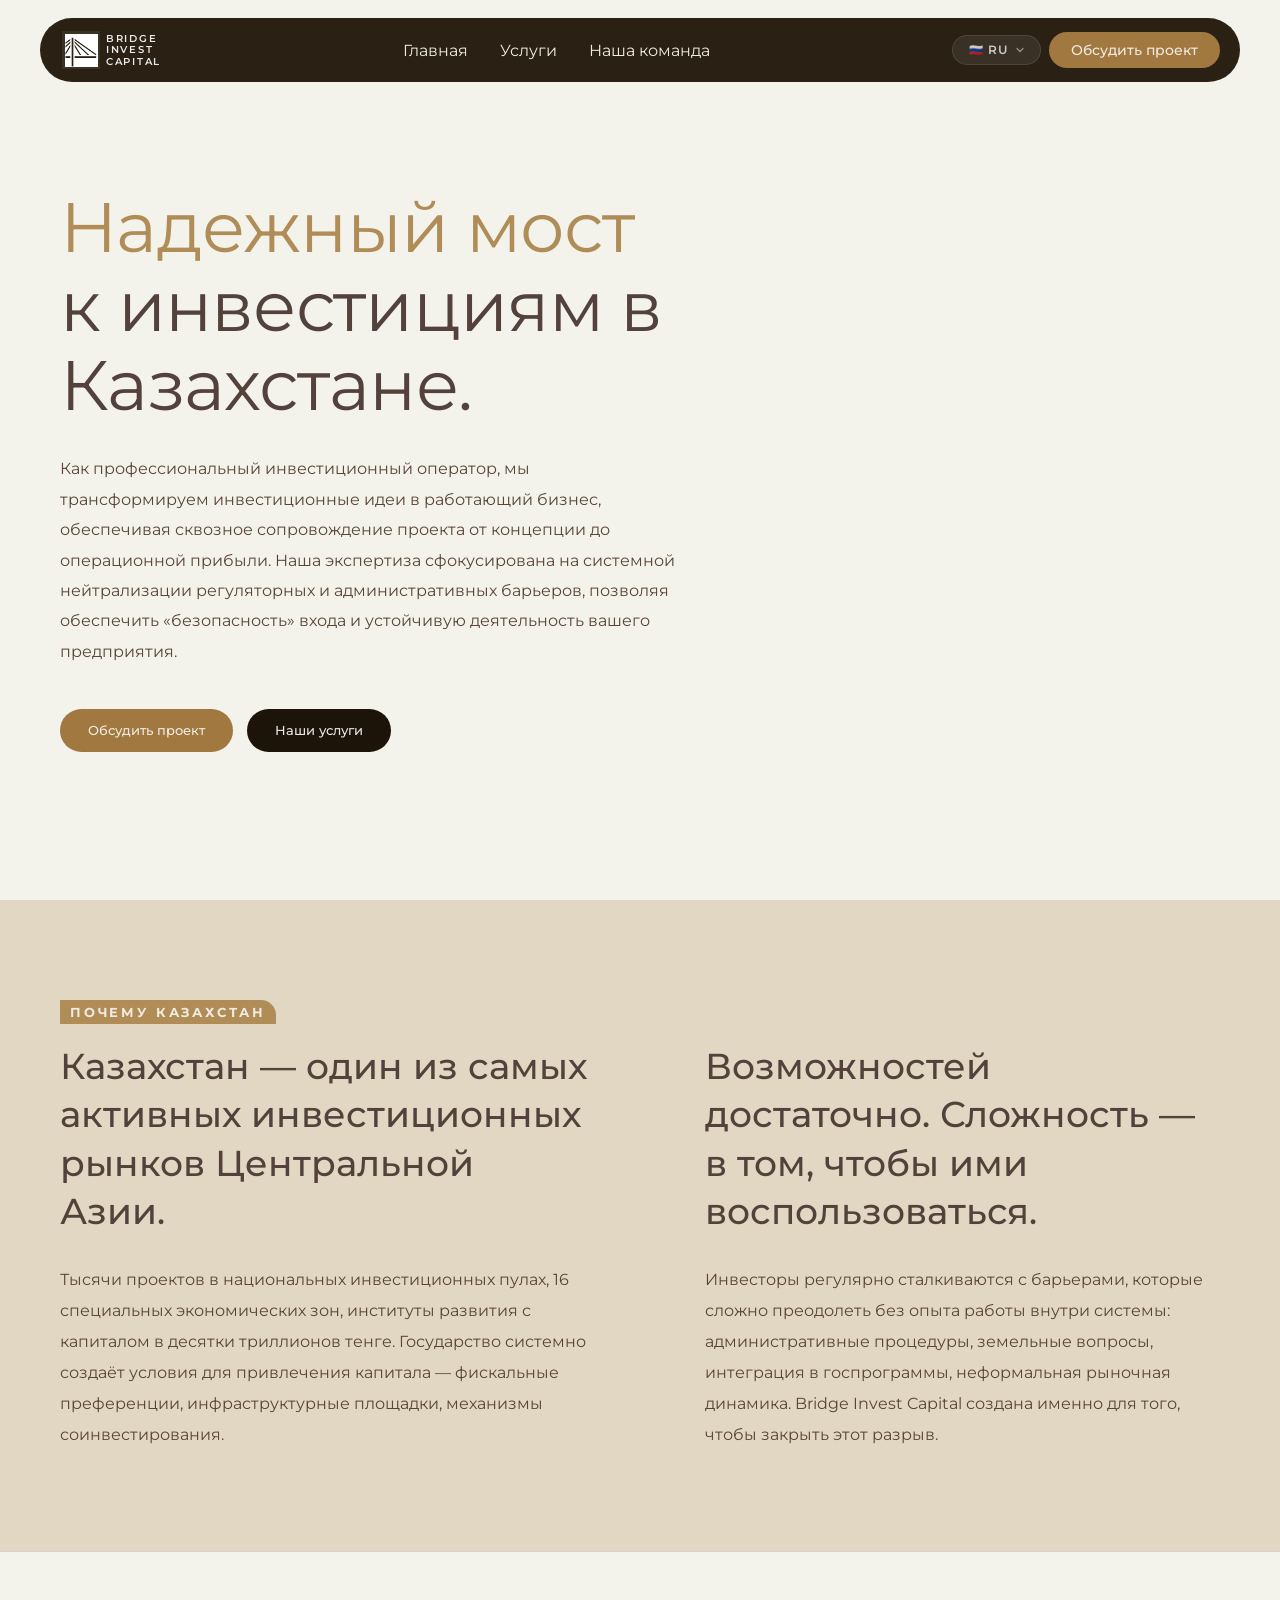
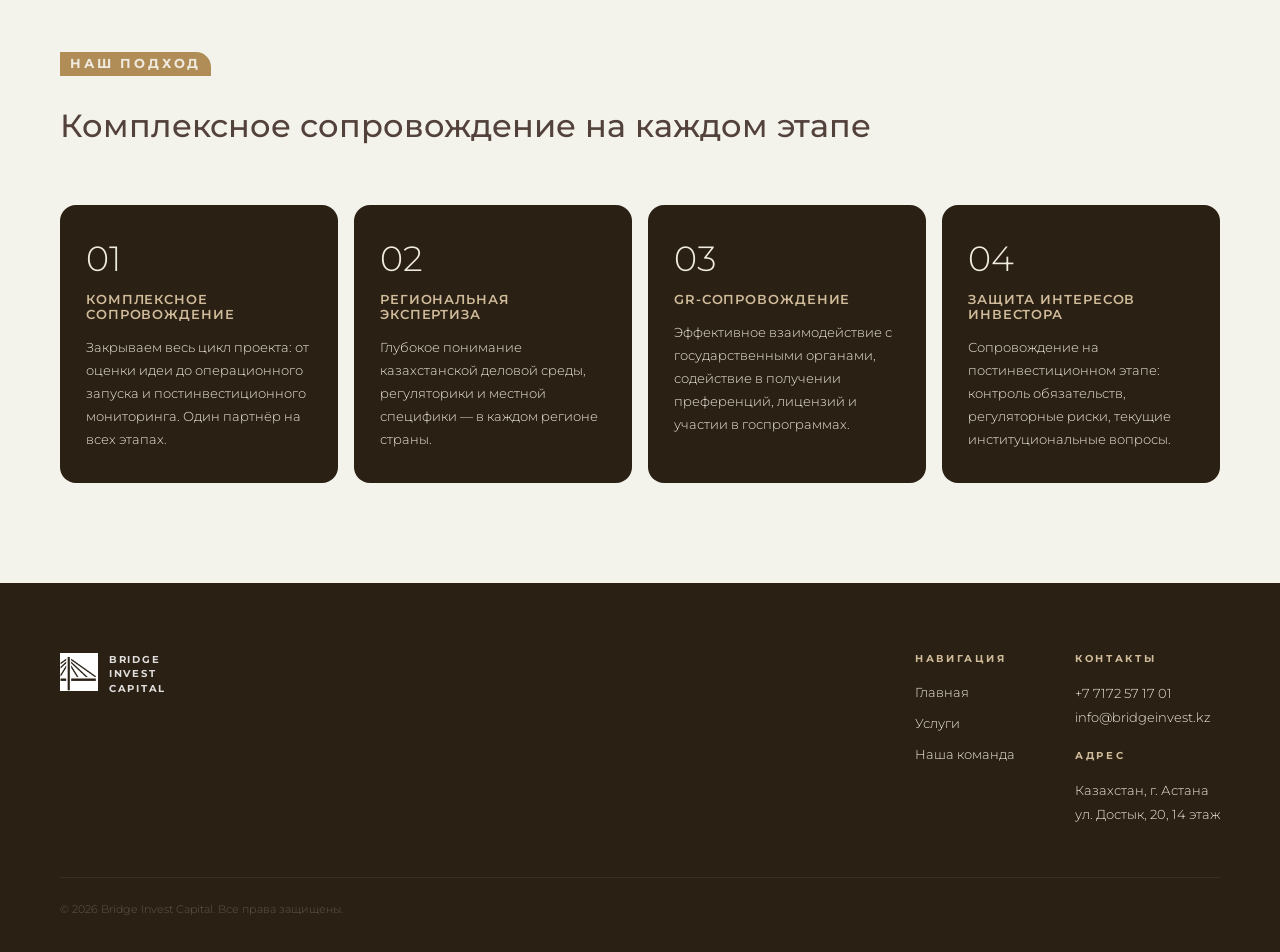
<file: index.html>
<!DOCTYPE html>
<html lang="ru">
<head>
<meta charset="UTF-8">
<meta name="google-site-verification" content="XXXX" />
<link rel="icon" href="/assets/favicon.ico">
<meta name="viewport" content="width=device-width, initial-scale=1.0">
<meta name="i18n-title" content="nav.home">
<title>Главная — Bridge Invest Capital</title>
<meta name="description" content="Bridge Invest Capital — инвестиционный оператор в Казахстане. Полное сопровождение проектов от идеи до запуска.">
<link rel="stylesheet" href="/style.css">
</head>
<body>
<!-- ══ NAV ══ -->
<nav>
  <a class="nav-logo-wrap" href="/">
    <div class="nav-logo-icon"><img src="assets/Logo.png" alt="BIC"></div>
    <div class="nav-logo-text"><span>Bridge</span><span>Invest</span><span>Capital</span></div>
  </a>
  <ul class="nav-links">
    <li><a id="nl-home"     href="/"    data-i18n="nav.home">Главная</a></li>
    <li><a id="nl-services" href="/services" data-i18n="nav.services">Услуги</a></li>
    <li><a id="nl-team"     href="/team"     data-i18n="nav.team">Наша команда</a></li>
  </ul>
  <div class="nav-right">
    <div class="lang-dropdown" id="langDropdown">
      <button class="lang-dropdown-btn" onclick="toggleLangDropdown()">
        <span id="langLabel">&#x1F1F7;&#x1F1FA; RU</span>
        <svg class="lang-arrow" viewBox="0 0 24 24" fill="none" stroke="currentColor" stroke-width="2.5" stroke-linecap="round"><polyline points="6 9 12 15 18 9"/></svg>
      </button>
      <div class="lang-dropdown-menu">
        <button class="lang-option" data-lang="ru" onclick="setLang('ru')"><span class="lang-flag">&#x1F1F7;&#x1F1FA;</span><span class="lang-name">Русский</span><span class="lang-code">RU</span></button>
        <button class="lang-option" data-lang="en" onclick="setLang('en')"><span class="lang-flag">&#x1F1EC;&#x1F1E7;</span><span class="lang-name">English</span><span class="lang-code">EN</span></button>
        <button class="lang-option" data-lang="kz" onclick="setLang('kz')"><span class="lang-flag">&#x1F1F0;&#x1F1FF;</span><span class="lang-name">Қазақша</span><span class="lang-code">ҚЗ</span></button>
        <button class="lang-option" data-lang="zh" onclick="setLang('zh')"><span class="lang-flag">&#x1F1E8;&#x1F1F3;</span><span class="lang-name">中文</span><span class="lang-code">ZH</span></button>
      </div>
    </div>
    <a class="nav-cta" href="/contacts" data-i18n="nav.cta">Обсудить проект</a>
    <button class="burger" onclick="toggleMenu()"><span></span><span></span><span></span></button>
  </div>
</nav>

<!-- ══ MOBILE MENU ══ -->
<div class="mobile-menu" id="mMenu">
  <a href="/"    onclick="toggleMenu()" data-i18n="nav.home">Главная</a>
  <a href="/services" onclick="toggleMenu()" data-i18n="nav.services">Услуги</a>
  <a href="/team"     onclick="toggleMenu()" data-i18n="nav.team">Наша команда</a>
  <!-- <a href="/contacts" onclick="toggleMenu()" data-i18n="nav.cta">Обсудить проект</a> -->
  <a href="/contacts" class="mob-cta" onclick="toggleMenu()" data-i18n="nav.cta">Обсудить проект</a>
  <div class="mob-lang">
    <button class="mob-lang-btn" data-lang="ru" onclick="setLang('ru');toggleMenu()">&#x1F1F7;&#x1F1FA; RU</button>
    <button class="mob-lang-btn" data-lang="en" onclick="setLang('en');toggleMenu()">&#x1F1EC;&#x1F1E7; EN</button>
    <button class="mob-lang-btn" data-lang="kz" onclick="setLang('kz');toggleMenu()">&#x1F1F0;&#x1F1FF; ҚЗ</button>
    <button class="mob-lang-btn" data-lang="zh" onclick="setLang('zh');toggleMenu()">&#x1F1E8;&#x1F1F3; 中文</button>
  </div>
</div>

<!-- ══ HERO ══ -->
<section class="hero">
  <div class="hero-inner">
    <div class="hero-content">
      <h1>
        <span class="gold" data-i18n="home.hero.title.gold">Надежный мост</span><br>
        <span data-i18n="home.hero.title.rest">к инвестициям в Казахстане.</span>
      </h1>
      <p class="hero-desc">        
        <span data-i18n="home.hero.desc"> — профессиональный инвестиционный оператор. Мы сопровождаем проект от первоначальной идеи до работающего бизнеса — преодолевая административные, регуляторные и институциональные барьеры на каждом этапе.</span>
      </p>
      <div class="hero-btns">
        <a class="btn-gold" href="/contacts" data-i18n="home.hero.btn.discuss">Обсудить проект</a>
        <a class="btn-dark" href="/services" data-i18n="home.hero.btn.services">Наши услуги</a>
      </div>
    </div>
  </div>
</section>

<!-- ══ WHY KAZAKHSTAN ══ -->
<section class="why-section">
  <div class="why-inner">
    <div class="section-label" data-i18n="home.why.label">Почему Казахстан</div>
    <div class="why-grids">
      <div class="reveal">
        <div class="why-h2" data-i18n="home.why.h2.1">Казахстан — один из самых активных инвестиционных рынков Центральной Азии.</div>
        <p class="why-text" data-i18n="home.why.text.1">Тысячи проектов в национальных инвестиционных пулах, 16 специальных экономических зон, институты развития с капиталом в десятки триллионов тенге. Государство системно создаёт условия для привлечения капитала — фискальные преференции, инфраструктурные площадки, механизмы соинвестирования.</p>
      </div>
      <div class="reveal">
        <div class="why-h2" data-i18n="home.why.h2.2">Возможности есть. Сложность — в том, чтобы ими воспользоваться.</div>
        <p class="why-text" data-i18n="home.why.text.2">Инвесторы регулярно сталкиваются с барьерами, которые сложно преодолеть без опыта работы внутри системы: административные процедуры, земельные вопросы, интеграция в госпрограммы, неформальная рыночная динамика. Bridge Invest Capital создана именно для того, чтобы закрыть этот разрыв.</p>
      </div>
    </div>
  </div>
</section>

<!-- ══ APPROACH ══ -->
<section class="approach-section">
  <div class="approach-inner">
    <div class="approach-header reveal">
      <div class="section-label" data-i18n="home.approach.label">Наш подход</div>
      <h2 data-i18n="home.approach.h2">Комплексное сопровождение на каждом этапе</h2>
    </div>
    <div class="cards-grid">
      <a class="service-card reveal" href="/services">
        <div class="card-num">01</div>
        <h4 data-i18n="home.card1.title">Комплексное сопровождение</h4>
        <p data-i18n="home.card1.text">Закрываем весь цикл проекта: от оценки идеи до операционного запуска и постинвестиционного мониторинга. Один партнёр на всех этапах.</p>
      </a>
      <a class="service-card reveal" href="/services">
        <div class="card-num">02</div>
        <h4 data-i18n="home.card2.title">Региональная экспертиза</h4>
        <p data-i18n="home.card2.text">Глубокое понимание казахстанской деловой среды, регуляторики и местной специфики — в каждом регионе страны.</p>
      </a>
      <a class="service-card reveal" href="/services">
        <div class="card-num">03</div>
        <h4 data-i18n="home.card3.title">GR-сопровождение</h4>
        <p data-i18n="home.card3.text">Эффективное взаимодействие с государственными органами, содействие в получении преференций, лицензий и участии в госпрограммах.</p>
      </a>
      <a class="service-card reveal" href="/services">
        <div class="card-num">04</div>
        <h4 data-i18n="home.card4.title">Защита интересов инвестора</h4>
        <p data-i18n="home.card4.text">Сопровождение на постинвестиционном этапе: контроль обязательств, регуляторные риски, текущие институциональные вопросы.</p>
      </a>
    </div>
  </div>
</section>

<!-- ══ FOOTER ══ -->
<footer>
  <div class="footer-inner">
    <div class="footer-top">
      <div>
        <a class="footer-logo-wrap" href="/">
          <div class="footer-logo-icon"><img src="assets/Logo.png" alt="BIC"></div>
          <div class="footer-logo-text"><span>Bridge</span><span>Invest</span><span>Capital</span></div>
        </a>
      </div>
      <div class="footer-right">
        <div class="footer-nav">
          <div class="footer-col-label" data-i18n="footer.nav.label">Навигация</div>
          <ul>
            <li><a href="/"    data-i18n="nav.home">Главная</a></li>
            <li><a href="/services" data-i18n="nav.services">Услуги</a></li>
            <li><a href="/team"     data-i18n="nav.team">Наша команда</a></li>
          </ul>
        </div>
        <div class="footer-contact">
          <div class="footer-col-label" data-i18n="footer.contacts.label">Контакты</div>
          <p>+7 7172 57 17 01<br><a href="mailto:info@bridgeinvest.kz">info@bridgeinvest.kz</a></p>
          <div class="footer-col-label addr-label" data-i18n="footer.address.label">Адрес</div>
          <p data-i18n="contacts.address.line1">Казахстан, г. Астана<br></p>
          <p data-i18n="contacts.address.line2">ул. Достык, 20, 14 этаж</p>
        </div>
      </div>
    </div>
    <div class="footer-bottom">
      <p data-i18n="footer.copyright">© 2026 Bridge Invest Capital. Все права защищены.</p>
    </div>
  </div>
</footer>
<script src="/i18n.js"></script>
<script src="/main.js"></script>
</body>
</html>
</file>
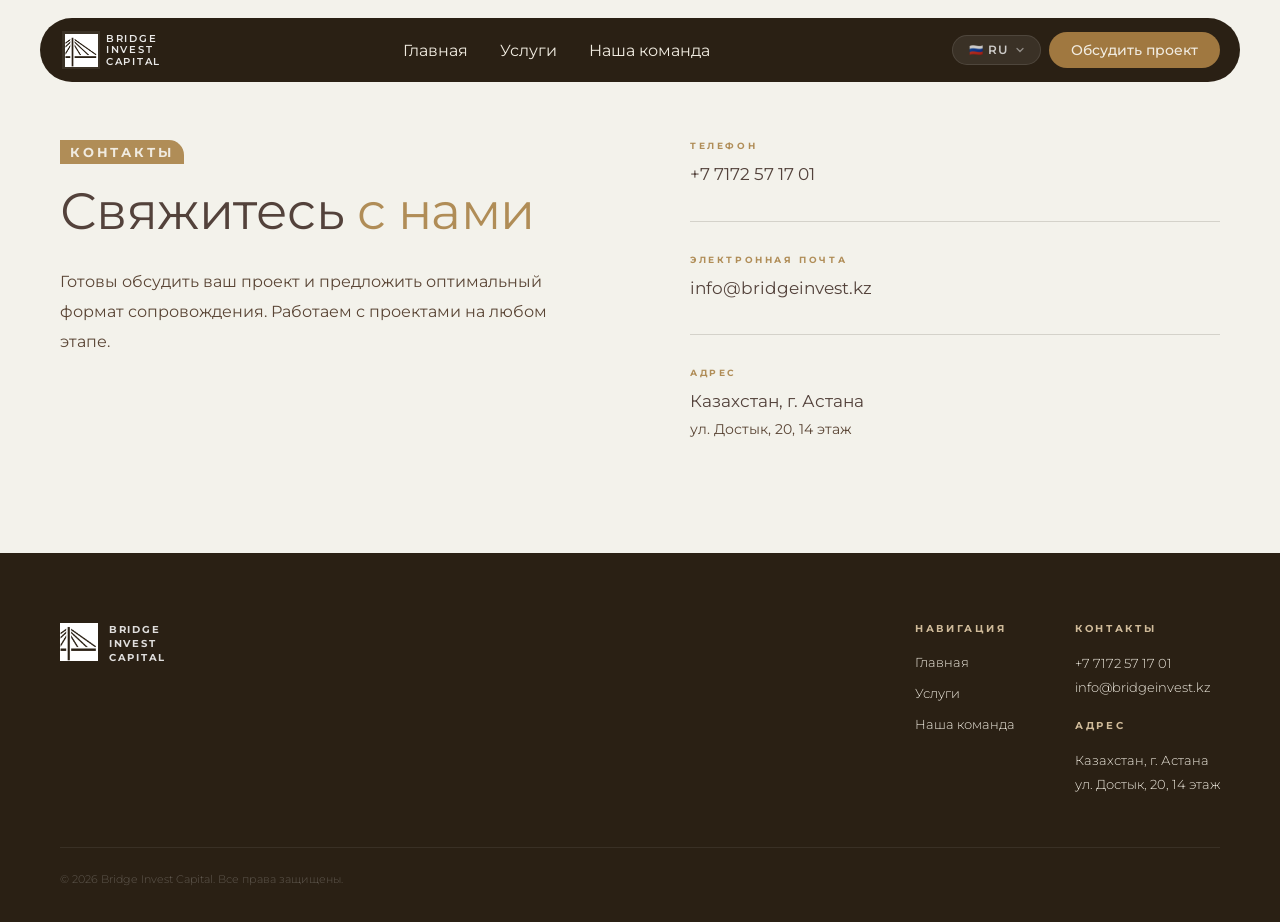
<file: contacts/index.html>
<!DOCTYPE html>
<html lang="ru">
<head>
<meta charset="UTF-8">
<link rel="icon" href="/assets/favicon.ico">
<meta name="viewport" content="width=device-width, initial-scale=1.0">
<meta name="i18n-title" content="contacts.label">
<title>Контакты — Bridge Invest Capital</title>
<link rel="stylesheet" href="/style.css">
<style>

.contacts-page {
  background: var(--bg);
  min-height: 100vh;
  display: flex;
  flex-direction: column;
}

.contacts-main {
  flex: 1;
  display: flex;
  align-items: center;
  padding: 140px var(--pad-x) 80px;
}

.contacts-inner-wrap {
  max-width: var(--max-w);
  margin: 0 auto;
  width: 100%;
  display: grid;
  grid-template-columns: 1fr 1fr;
  gap: 100px;
  align-items: start;
}

/* ── Left: headline ── */
.contacts-left-col {
  opacity: 0;
  animation: fadeUp .7s .1s ease forwards;
}

.contacts-overline {
  font-size: 0.65rem; font-weight: 700;
  letter-spacing: 0.3em; text-transform: uppercase;
  color: var(--gold); margin-bottom: 24px;
  display: flex; align-items: center; gap: 14px;
}
.contacts-overline::before {
  content: ''; display: block;
  width: 32px; height: 1px; background: var(--gold);
}

.contacts-title {
  font-size: clamp(2.4rem, 4vw, 3.8rem);
  font-weight: 400; line-height: 1.12;
  color: var(--text-dark); letter-spacing: -0.01em;
  margin-bottom: 28px;
}
.contacts-title .gold { color: var(--gold); }

.contacts-desc {
  font-size: 1rem; font-weight: 400; line-height: 1.85;
  color: var(--text-mid); max-width: 600px;
}

/* ── Right: contact blocks ── */
.contacts-right-col {
  display: flex; flex-direction: column; gap: 0;
  opacity: 0;
  animation: fadeUp .7s .25s ease forwards;
}

.contact-block {
  padding: 32px 0;
  border-bottom: 1px solid var(--border-light);
}
.contact-block:first-child { padding-top: 0; }
.contact-block:last-child  { border-bottom: none; }

.contact-block-label {
  font-size: 0.58rem; font-weight: 700;
  letter-spacing: 0.28em; text-transform: uppercase;
  color: var(--gold); margin-bottom: 10px;
}

.contact-block-value {
  font-size: 1.05rem; font-weight: 400;
  line-height: 1.65; color: var(--text-dark);
}
.contact-block-value a {
  color: inherit; text-decoration: none; transition: color .2s;
}
.contact-block-value a:hover { color: var(--gold); }

.contact-block-sub {
  display: block; margin-top: 2px;
  font-size: 0.85rem; color: var(--text-mid);
}

/* ── LinkedIn footnote ── */
.contacts-linkedin-row {
  margin-top: 40px; padding-top: 32px;  
  display: flex; align-items: center; gap: 14px;
  opacity: 0;
  animation: fadeUp .7s .4s ease forwards;
}
.contacts-linkedin-label {
  font-size: 0.7rem; font-weight: 300;
  color: var(--text-mid); letter-spacing: 0.05em;
}
.contacts-linkedin-link {
  display: inline-flex; align-items: center; gap: 7px;
  font-size: 0.78rem; font-weight: 500;
  color: var(--text-dark); text-decoration: none;
  border-bottom: 1px solid var(--border-light);
  padding-bottom: 1px;
  transition: color .2s, border-color .2s;
}
.contacts-linkedin-link:hover { color: var(--gold); border-color: var(--gold); }
.contacts-linkedin-link svg { width: 13px; height: 13px; fill: currentColor; flex-shrink: 0; }

@keyframes fadeUp {
  from { opacity: 0; transform: translateY(18px); }
  to   { opacity: 1; transform: none; }
}

@media (max-width: 900px) {
  .contacts-inner-wrap { grid-template-columns: 1fr; gap: 56px; }
  .contacts-main { padding-top: 120px; }
}
@media (max-width: 768px) {
  .contacts-main { padding: 110px 20px 60px; }
}

</style>
</head>
<body>

<!-- ══ NAV ══ -->
<nav>
  <a class="nav-logo-wrap" href="/">
    <div class="nav-logo-icon"><img src="/assets/Logo.png" alt="BIC"></div>
    <div class="nav-logo-text"><span>Bridge</span><span>Invest</span><span>Capital</span></div>
  </a>
  <ul class="nav-links">
    <li><a id="nl-home"     href="/"    data-i18n="nav.home">Главная</a></li>
    <li><a id="nl-services" href="/services" data-i18n="nav.services">Услуги</a></li>
    <li><a id="nl-team"     href="/team"     data-i18n="nav.team">Наша команда</a></li>
  </ul>
  <div class="nav-right">
    <div class="lang-dropdown" id="langDropdown">
      <button class="lang-dropdown-btn" onclick="toggleLangDropdown()">
        <span id="langLabel">&#x1F1F7;&#x1F1FA; RU</span>
        <svg class="lang-arrow" viewBox="0 0 24 24" fill="none" stroke="currentColor" stroke-width="2.5" stroke-linecap="round"><polyline points="6 9 12 15 18 9"/></svg>
      </button>
      <div class="lang-dropdown-menu">
        <button class="lang-option" data-lang="ru" onclick="setLang('ru')"><span class="lang-flag">&#x1F1F7;&#x1F1FA;</span><span class="lang-name">Русский</span><span class="lang-code">RU</span></button>
        <button class="lang-option" data-lang="en" onclick="setLang('en')"><span class="lang-flag">&#x1F1EC;&#x1F1E7;</span><span class="lang-name">English</span><span class="lang-code">EN</span></button>
        <button class="lang-option" data-lang="kz" onclick="setLang('kz')"><span class="lang-flag">&#x1F1F0;&#x1F1FF;</span><span class="lang-name">Қазақша</span><span class="lang-code">ҚЗ</span></button>
        <button class="lang-option" data-lang="zh" onclick="setLang('zh')"><span class="lang-flag">&#x1F1E8;&#x1F1F3;</span><span class="lang-name">中文</span><span class="lang-code">ZH</span></button>
      </div>
    </div>
    <a class="nav-cta" href="/contacts" data-i18n="nav.cta">Обсудить проект</a>
    <button class="burger" onclick="toggleMenu()"><span></span><span></span><span></span></button>
  </div>
</nav>

<!-- ══ MOBILE MENU ══ -->
<div class="mobile-menu" id="mMenu">
  <a href="/"    onclick="toggleMenu()" data-i18n="nav.home">Главная</a>
  <a href="/services" onclick="toggleMenu()" data-i18n="nav.services">Услуги</a>
  <a href="/team"     onclick="toggleMenu()" data-i18n="nav.team">Наша команда</a>
  <!-- <a href="/contacts" onclick="toggleMenu()" data-i18n="nav.cta">Обсудить проект</a> -->
  <a href="/contacts" class="mob-cta" onclick="toggleMenu()" data-i18n="nav.cta">Обсудить проект</a>
  <div class="mob-lang">
    <button class="mob-lang-btn" data-lang="ru" onclick="setLang('ru');toggleMenu()">&#x1F1F7;&#x1F1FA; RU</button>
    <button class="mob-lang-btn" data-lang="en" onclick="setLang('en');toggleMenu()">&#x1F1EC;&#x1F1E7; EN</button>
    <button class="mob-lang-btn" data-lang="kz" onclick="setLang('kz');toggleMenu()">&#x1F1F0;&#x1F1FF; ҚЗ</button>
    <button class="mob-lang-btn" data-lang="zh" onclick="setLang('zh');toggleMenu()">&#x1F1E8;&#x1F1F3; 中文</button>
  </div>
</div>

<!-- ══ PAGE ══ -->
<div class="contacts-page">

  <main class="contacts-main">
    <div class="contacts-inner-wrap">

      <!-- LEFT: headline + description -->
      <div class="contacts-left-col">
        <div class="section-label" data-i18n="contacts.label">Контакты</div>
        <h1 class="contacts-title">
          <span data-i18n="contacts.h1.gold">Свяжитесь</span>
          <span class="gold" data-i18n="contacts.h1.rest"> с нами</span>
        </h1>
        <p class="contacts-desc" data-i18n="contacts.subtitle">
          Готовы обсудить ваш проект и предложить оптимальный формат сопровождения. Работаем с проектами на любом этапе.
        </p>
      </div>

      <!-- RIGHT: contact details -->
      <div class="contacts-right-col">

        <div class="contact-block">
          <div class="contact-block-label" data-i18n="contacts.phone.label">Телефон</div>
          <div class="contact-block-value">
            <a href="tel:+77172571701">+7 7172 57 17 01</a>
          </div>
        </div>

        <div class="contact-block">
          <div class="contact-block-label" data-i18n="contacts.email.label">Электронная почта</div>
          <div class="contact-block-value">
            <a href="mailto:info@bridgeinvest.kz">info@bridgeinvest.kz</a>
          </div>
        </div>

        <div class="contact-block">
          <div class="contact-block-label" data-i18n="contacts.address.label">Адрес</div>
          <div class="contact-block-value">
            <span data-i18n="contacts.address.line1">Казахстан, г. Астана</span>
            <span class="contact-block-sub" data-i18n="contacts.address.line2">ул. Достык, 20, 14 этаж</span>
          </div>
        </div>

        <!-- <div class="contacts-linkedin-row">
          <span class="contacts-linkedin-label" data-i18n="contacts.linkedin.label">LinkedIn</span>
          <a class="contacts-linkedin-link"
             href="https://www.linkedin.com/company/bridge-invest-capital/"
             target="_blank" rel="noopener">
            <svg viewBox="0 0 24 24" xmlns="http://www.w3.org/2000/svg"><path d="M20.447 20.452h-3.554v-5.569c0-1.328-.027-3.037-1.852-3.037-1.853 0-2.136 1.445-2.136 2.939v5.667H9.351V9h3.414v1.561h.046c.477-.9 1.637-1.85 3.37-1.85 3.601 0 4.267 2.37 4.267 5.455v6.286zM5.337 7.433a2.062 2.062 0 01-2.063-2.065 2.064 2.064 0 112.063 2.065zm1.782 13.019H3.555V9h3.564v11.452zM22.225 0H1.771C.792 0 0 .774 0 1.729v20.542C0 23.227.792 24 1.771 24h20.451C23.2 24 24 23.227 24 22.271V1.729C24 .774 23.2 0 22.222 0h.003z"/></svg>
            Bridge Invest Capital
          </a>
        </div> -->

      </div>
    </div>
  </main>

  <!-- ══ FOOTER ══ -->
  <footer>
    <div class="footer-inner">
      <div class="footer-top">
        <div>
          <a class="footer-logo-wrap" href="/">
            <div class="footer-logo-icon"><img src="/assets/Logo.png" alt="BIC"></div>
            <div class="footer-logo-text"><span>Bridge</span><span>Invest</span><span>Capital</span></div>
          </a>
        </div>
        <div class="footer-right">
          <div class="footer-nav">
            <div class="footer-col-label" data-i18n="footer.nav.label">Навигация</div>
            <ul>
              <li><a href="/"    data-i18n="nav.home">Главная</a></li>
              <li><a href="/services" data-i18n="nav.services">Услуги</a></li>
              <li><a href="/team"     data-i18n="nav.team">Наша команда</a></li>
            </ul>
          </div>
          <div class="footer-contact">
            <div class="footer-col-label" data-i18n="footer.contacts.label">Контакты</div>
            <p>+7 7172 57 17 01<br><a href="mailto:info@bridgeinvest.kz">info@bridgeinvest.kz</a></p>
            <div class="footer-col-label addr-label" data-i18n="footer.address.label">Адрес</div>
            <p data-i18n="contacts.address.line1">Казахстан, г. Астана<br></p>
            <p data-i18n="contacts.address.line2">ул. Достык, 20, 14 этаж</p>
          </div>
        </div>
      </div>
      <div class="footer-bottom">
        <p data-i18n="footer.copyright">© 2026 Bridge Invest Capital. Все права защищены.</p>
      </div>
    </div>
  </footer>

</div>

<script src="/i18n.js"></script>
<script src="/main.js"></script>
</body>
</html>
</file>
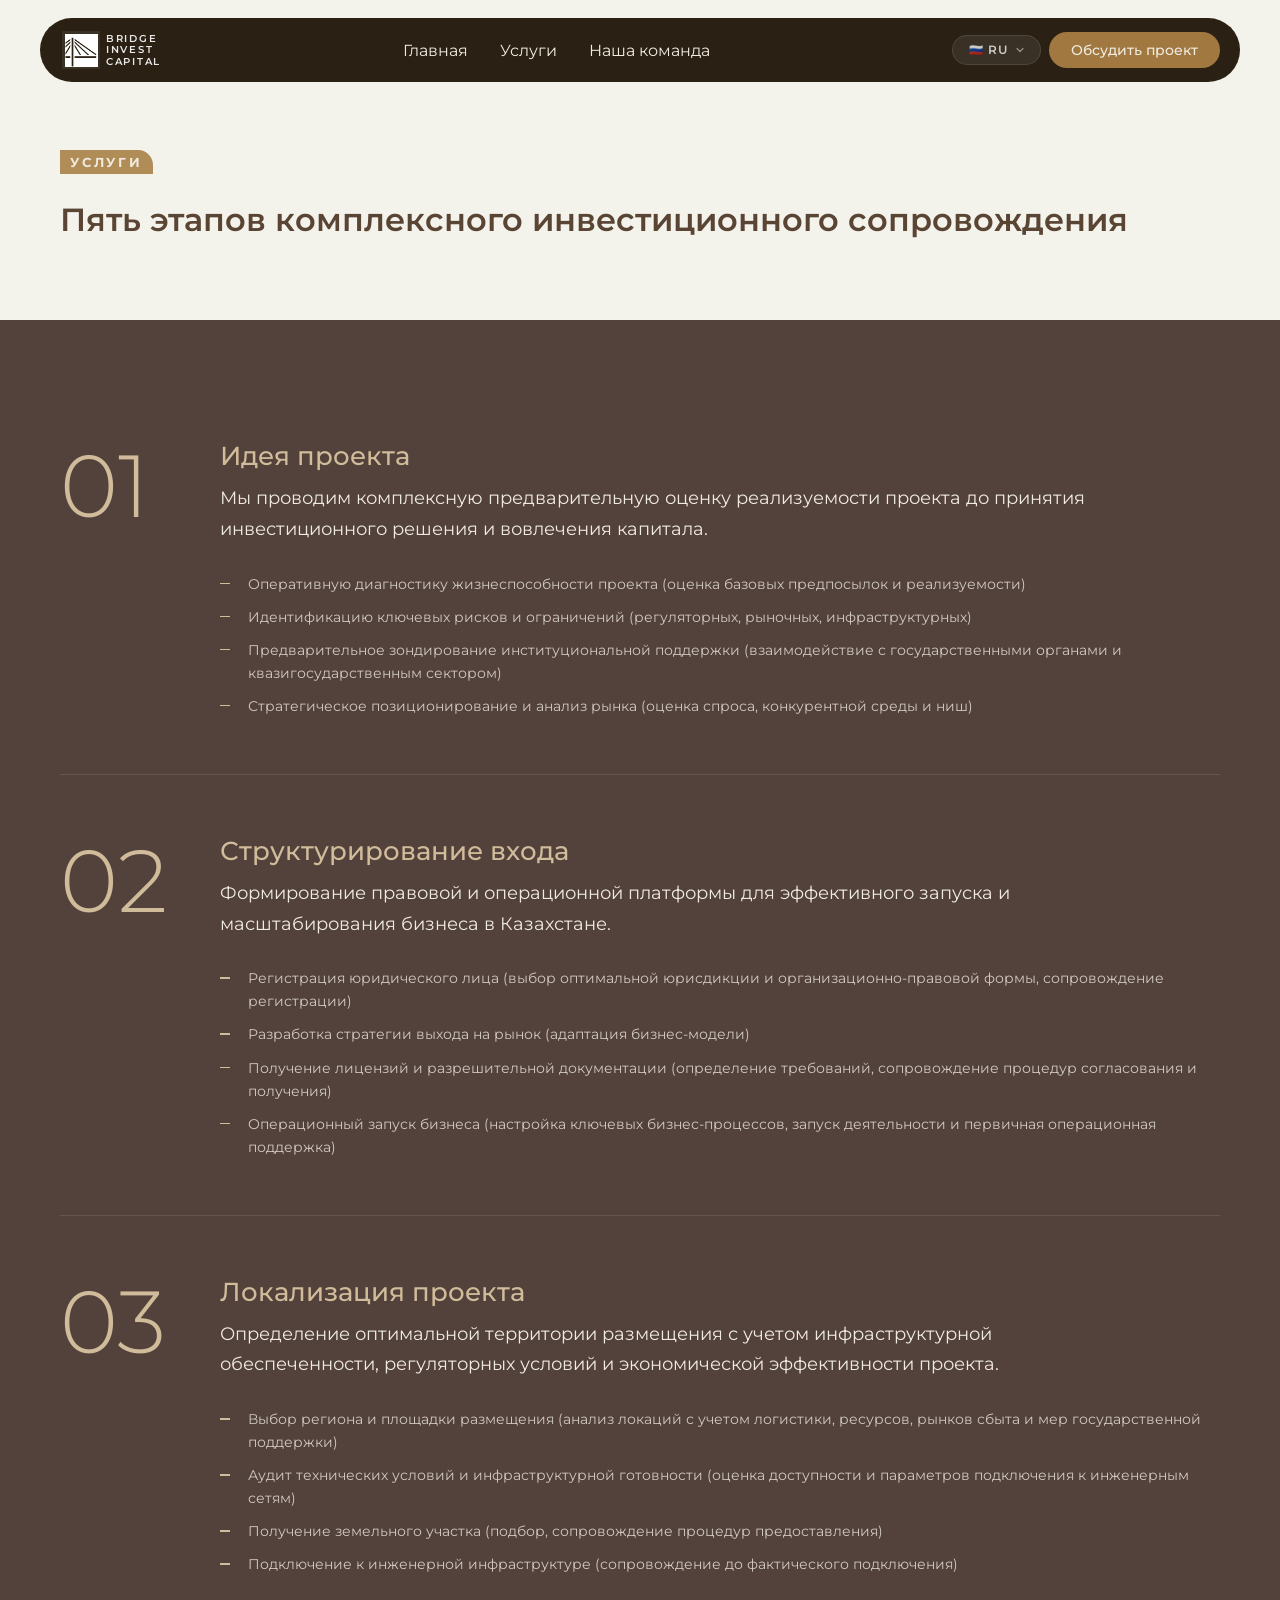
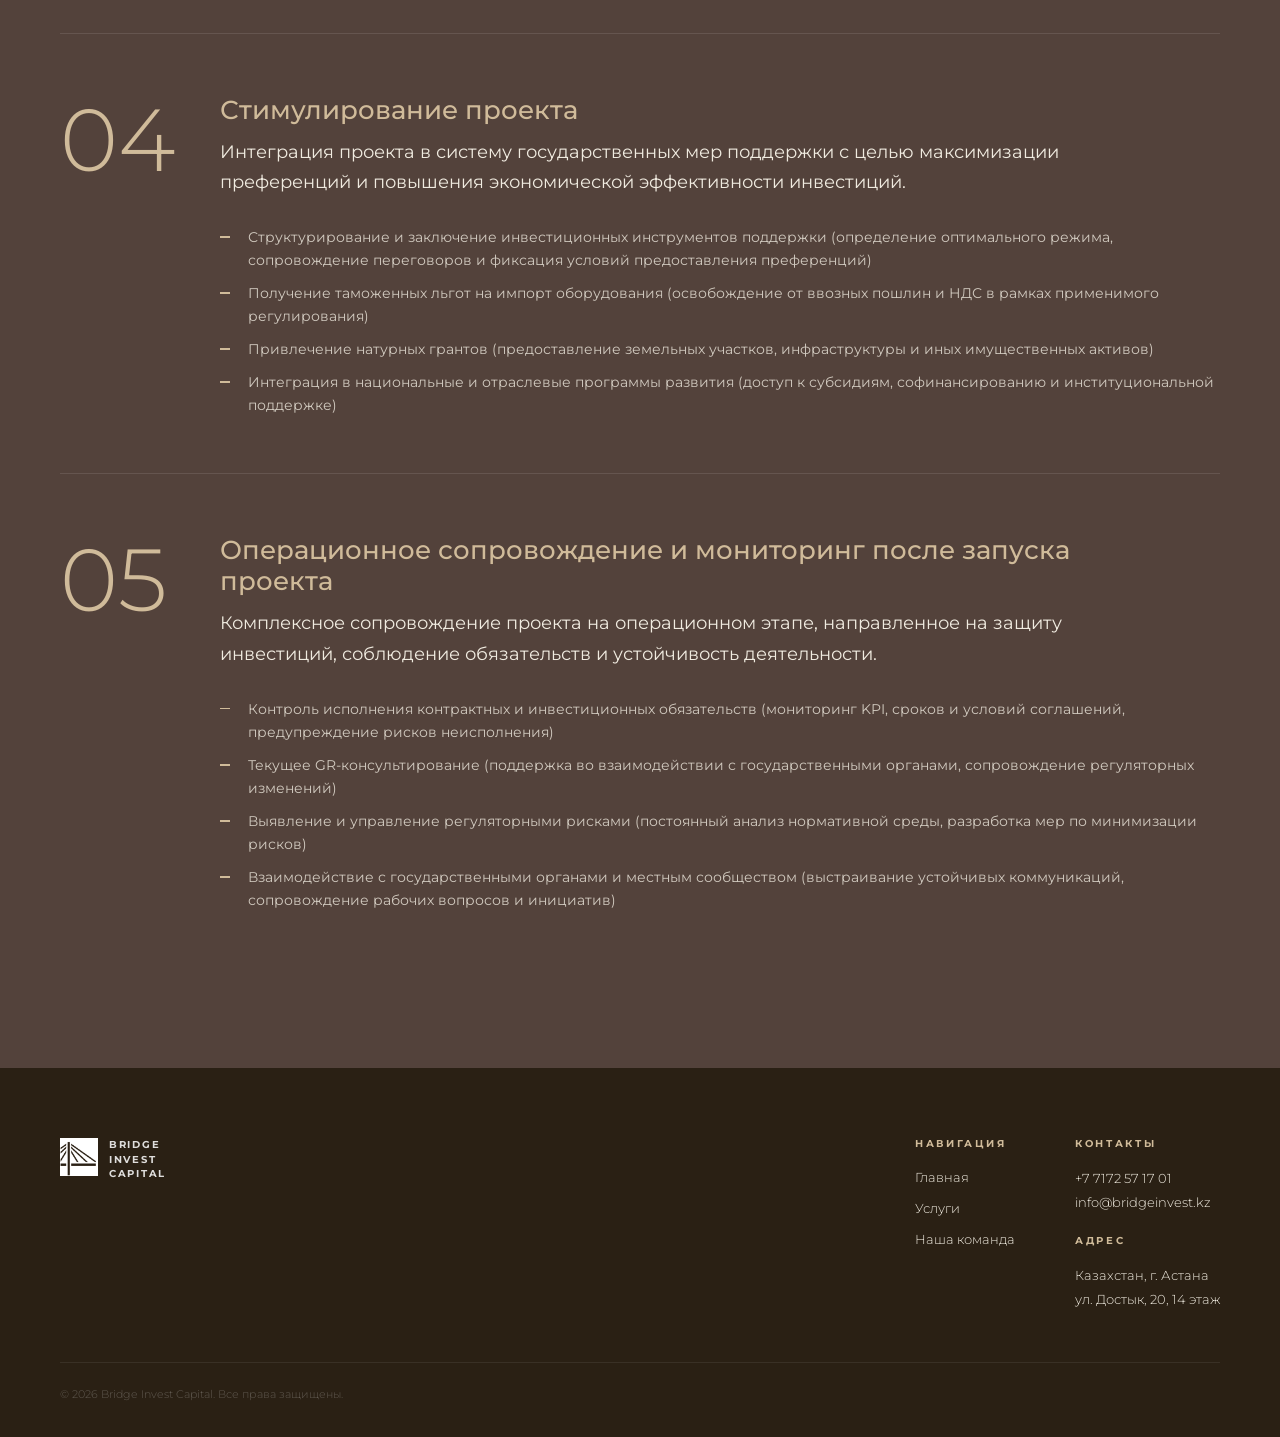
<file: services/index.html>
<!DOCTYPE html>
<html lang="ru">
<head>
<meta charset="UTF-8">
<link rel="icon" href="/assets/favicon.ico">
<meta name="viewport" content="width=device-width, initial-scale=1.0">
<meta name="i18n-title" content="nav.services">
<title>Услуги — Bridge Invest Capital</title>
<link rel="stylesheet" href="/style.css">
</head>
<body>
<!-- ══ NAV ══ -->
<nav>
  <a class="nav-logo-wrap" href="/">
    <div class="nav-logo-icon"><img src="/assets/Logo.png" alt="BIC"></div>
    <div class="nav-logo-text"><span>Bridge</span><span>Invest</span><span>Capital</span></div>
  </a>
  <ul class="nav-links">
    <li><a id="nl-home"     href="/"    data-i18n="nav.home">Главная</a></li>
    <li><a id="nl-services" href="/services" data-i18n="nav.services">Услуги</a></li>
    <li><a id="nl-team"     href="/team"     data-i18n="nav.team">Наша команда</a></li>
  </ul>
  <div class="nav-right">
    <div class="lang-dropdown" id="langDropdown">
      <button class="lang-dropdown-btn" onclick="toggleLangDropdown()">
        <span id="langLabel">&#x1F1F7;&#x1F1FA; RU</span>
        <svg class="lang-arrow" viewBox="0 0 24 24" fill="none" stroke="currentColor" stroke-width="2.5" stroke-linecap="round"><polyline points="6 9 12 15 18 9"/></svg>
      </button>
      <div class="lang-dropdown-menu">
        <button class="lang-option" data-lang="ru" onclick="setLang('ru')"><span class="lang-flag">&#x1F1F7;&#x1F1FA;</span><span class="lang-name">Русский</span><span class="lang-code">RU</span></button>
        <button class="lang-option" data-lang="en" onclick="setLang('en')"><span class="lang-flag">&#x1F1EC;&#x1F1E7;</span><span class="lang-name">English</span><span class="lang-code">EN</span></button>
        <button class="lang-option" data-lang="kz" onclick="setLang('kz')"><span class="lang-flag">&#x1F1F0;&#x1F1FF;</span><span class="lang-name">Қазақша</span><span class="lang-code">ҚЗ</span></button>
        <button class="lang-option" data-lang="zh" onclick="setLang('zh')"><span class="lang-flag">&#x1F1E8;&#x1F1F3;</span><span class="lang-name">中文</span><span class="lang-code">ZH</span></button>
      </div>
    </div>
    <a class="nav-cta" href="/contacts" data-i18n="nav.cta">Обсудить проект</a>
    <button class="burger" onclick="toggleMenu()"><span></span><span></span><span></span></button>
  </div>
</nav>

<!-- ══ MOBILE MENU ══ -->
<div class="mobile-menu" id="mMenu">
  <a href="/"    onclick="toggleMenu()" data-i18n="nav.home">Главная</a>
  <a href="/services" onclick="toggleMenu()" data-i18n="nav.services">Услуги</a>
  <a href="/team"     onclick="toggleMenu()" data-i18n="nav.team">Наша команда</a>
  <!-- <a href="/contacts" onclick="toggleMenu()" data-i18n="nav.cta">Обсудить проект</a> -->
  <a href="/contacts" class="mob-cta" onclick="toggleMenu()" data-i18n="nav.cta">Обсудить проект</a>
  <div class="mob-lang">
    <button class="mob-lang-btn" data-lang="ru" onclick="setLang('ru');toggleMenu()">&#x1F1F7;&#x1F1FA; RU</button>
    <button class="mob-lang-btn" data-lang="en" onclick="setLang('en');toggleMenu()">&#x1F1EC;&#x1F1E7; EN</button>
    <button class="mob-lang-btn" data-lang="kz" onclick="setLang('kz');toggleMenu()">&#x1F1F0;&#x1F1FF; ҚЗ</button>
    <button class="mob-lang-btn" data-lang="zh" onclick="setLang('zh');toggleMenu()">&#x1F1E8;&#x1F1F3; 中文</button>
  </div>
</div>

<!-- ══ PAGE HERO ══ -->
<section class="page-hero">
  <div class="page-hero-inner">
    <div class="section-label" data-i18n="services.label">Услуги</div>
    <p class="subtitle" data-i18n="services.subtitle">Пять этапов комплексного инвестиционного сопровождения.</p>
  </div>
</section>

<!-- ══ STEPS ══ -->
<section class="services-body">
  <div class="services-inner">

    <div class="step reveal">
      <div class="step-num">01</div>
      <div class="step-content">
        <h3 data-i18n="services.s1.title">Идея проекта</h3>
        <p class="step-sub" data-i18n="services.s1.sub">Оцениваем реализуемость до того, как вы вложите капитал или ресурсы.</p>
        <ul class="step-list">
          <li data-i18n="services.s1.li1">Экспресс-оценка реализуемости проекта</li>
          <li data-i18n="services.s1.li2">Выявление рисков и ограничений</li>
          <li data-i18n="services.s1.li3">Зондирование поддержки со стороны госорганов</li>
          <li data-i18n="services.s1.li4">Стратегическое позиционирование и анализ рынка</li>
        </ul>
      </div>
    </div>

    <div class="step reveal">
      <div class="step-num">02</div>
      <div class="step-content">
        <h3 data-i18n="services.s2.title">Структурирование входа</h3>
        <p class="step-sub" data-i18n="services.s2.sub">Правовая и операционная основа для запуска бизнеса в Казахстане.</p>
        <ul class="step-list">
          <li data-i18n="services.s2.li1">Регистрация юридического лица</li>
          <li data-i18n="services.s2.li2">Разработка стратегии выхода на рынок</li>
          <li data-i18n="services.s2.li3">Получение лицензий и разрешений</li>
          <li data-i18n="services.s2.li4">Операционный запуск</li>
        </ul>
      </div>
    </div>

    <div class="step reveal">
      <div class="step-num">03</div>
      <div class="step-content">
        <h3 data-i18n="services.s3.title">Локализация</h3>
        <p class="step-sub" data-i18n="services.s3.sub">Подбор оптимального региона, площадки и доступ к инфраструктуре.</p>
        <ul class="step-list">
          <li data-i18n="services.s3.li1">Региональный и площадочный выбор</li>
          <li data-i18n="services.s3.li2">Аудит технических условий</li>
          <li data-i18n="services.s3.li3">Получение земельного участка</li>
          <li data-i18n="services.s3.li4">Подключение к инженерной инфраструктуре</li>
        </ul>
      </div>
    </div>

    <div class="step reveal">
      <div class="step-num">04</div>
      <div class="step-content">
        <h3 data-i18n="services.s4.title">Стимулирование</h3>
        <p class="step-sub" data-i18n="services.s4.sub">Интеграция в государственные программы поддержки и получение преференций.</p>
        <ul class="step-list">
          <li data-i18n="services.s4.li1">Заключение инвестиционного контракта (льготы по КПН, налогу на имущество, земельному налогу)</li>
          <li data-i18n="services.s4.li2">Таможенные льготы на импорт оборудования</li>
          <li data-i18n="services.s4.li3">Натурные гранты: земля и инфраструктура</li>
          <li data-i18n="services.s4.li4">Участие в национальных программах развития</li>
        </ul>
      </div>
    </div>

    <div class="step reveal">
      <div class="step-num">05</div>
      <div class="step-content">
        <h3 data-i18n="services.s5.title">Эксплуатация и мониторинг</h3>
        <p class="step-sub" data-i18n="services.s5.sub">Защита инвестиций и сопровождение на операционном этапе.</p>
        <ul class="step-list">
          <li data-i18n="services.s5.li1">Контроль исполнения контрактных обязательств</li>
          <li data-i18n="services.s5.li2">Текущее GR-консультирование</li>
          <li data-i18n="services.s5.li3">Выявление и снижение регуляторных рисков</li>
          <li data-i18n="services.s5.li4">Взаимодействие с госорганами и местным сообществом</li>
        </ul>
      </div>
    </div>

  </div>
</section>

<!-- ══ FOOTER ══ -->
<footer>
  <div class="footer-inner">
    <div class="footer-top">
      <div>
        <a class="footer-logo-wrap" href="/">
          <div class="footer-logo-icon"><img src="/assets/Logo.png" alt="BIC"></div>
          <div class="footer-logo-text"><span>Bridge</span><span>Invest</span><span>Capital</span></div>
        </a>
      </div>
      <div class="footer-right">
        <div class="footer-nav">
          <div class="footer-col-label" data-i18n="footer.nav.label">Навигация</div>
          <ul>
            <li><a href="/"    data-i18n="nav.home">Главная</a></li>
            <li><a href="/services" data-i18n="nav.services">Услуги</a></li>
            <li><a href="/team"     data-i18n="nav.team">Наша команда</a></li>
          </ul>
        </div>
        <div class="footer-contact">
          <div class="footer-col-label" data-i18n="footer.contacts.label">Контакты</div>
          <p>+7 7172 57 17 01<br><a href="mailto:info@bridgeinvest.kz">info@bridgeinvest.kz</a></p>
          <div class="footer-col-label addr-label" data-i18n="footer.address.label">Адрес</div>
          <p data-i18n="contacts.address.line1">Казахстан, г. Астана<br></p>
          <p data-i18n="contacts.address.line2">ул. Достык, 20, 14 этаж</p>
        </div>
      </div>
    </div>
    <div class="footer-bottom">
      <p data-i18n="footer.copyright">© 2026 Bridge Invest Capital. Все права защищены.</p>
    </div>
  </div>
</footer>
<script src="/i18n.js"></script>
<script src="/main.js"></script>
</body>
</html>
</file>
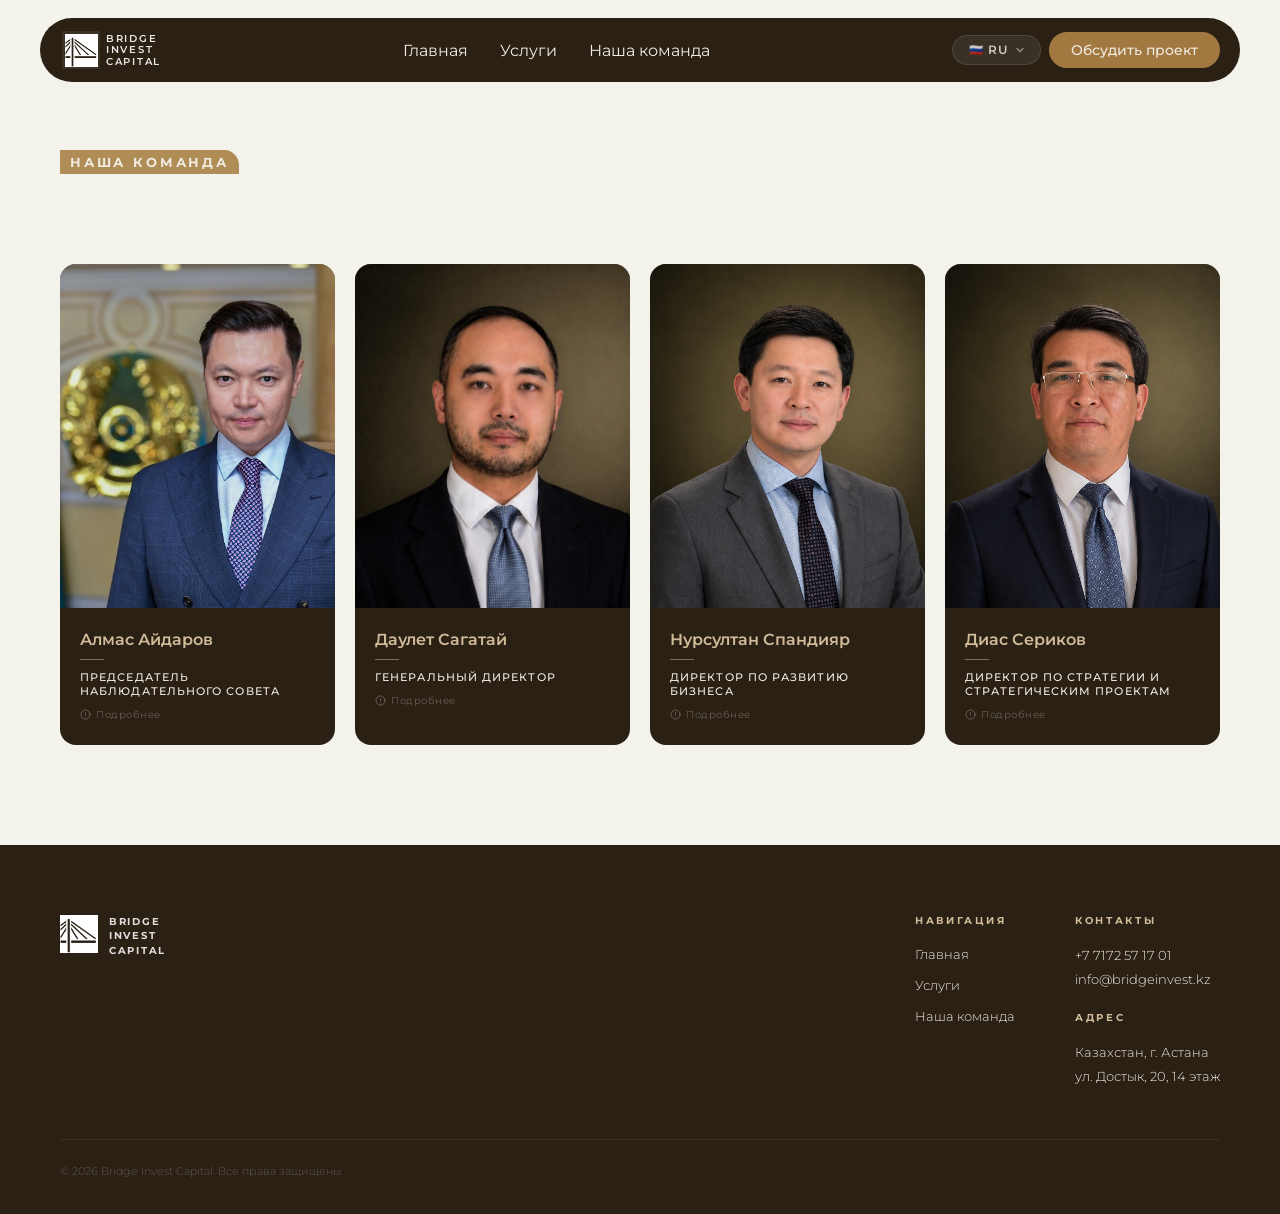
<file: team/index.html>
<!DOCTYPE html>
<html lang="ru">
<head>
<meta charset="UTF-8">
<link rel="icon" href="/assets/favicon.ico">
<meta name="viewport" content="width=device-width, initial-scale=1.0">
<meta name="i18n-title" content="nav.team">
<title>Наша команда — Bridge Invest Capital</title>
<link rel="stylesheet" href="/style.css">
</head>
<body>

<!-- ══ NAV ══ -->
<nav>
  <a class="nav-logo-wrap" href="/">
    <div class="nav-logo-icon"><img src="/assets/Logo.png" alt="BIC"></div>
    <div class="nav-logo-text"><span>Bridge</span><span>Invest</span><span>Capital</span></div>
  </a>
  <ul class="nav-links">
    <li><a id="nl-home"     href="/"    data-i18n="nav.home">Главная</a></li>
    <li><a id="nl-services" href="/services" data-i18n="nav.services">Услуги</a></li>
    <li><a id="nl-team"     href="/team"     data-i18n="nav.team">Наша команда</a></li>
  </ul>
  <div class="nav-right">
    <div class="lang-dropdown" id="langDropdown">
      <button class="lang-dropdown-btn" onclick="toggleLangDropdown()">
        <span id="langLabel">&#x1F1F7;&#x1F1FA; RU</span>
        <svg class="lang-arrow" viewBox="0 0 24 24" fill="none" stroke="currentColor" stroke-width="2.5" stroke-linecap="round"><polyline points="6 9 12 15 18 9"/></svg>
      </button>
      <div class="lang-dropdown-menu">
        <button class="lang-option" data-lang="ru" onclick="setLang('ru')"><span class="lang-flag">&#x1F1F7;&#x1F1FA;</span><span class="lang-name">Русский</span><span class="lang-code">RU</span></button>
        <button class="lang-option" data-lang="en" onclick="setLang('en')"><span class="lang-flag">&#x1F1EC;&#x1F1E7;</span><span class="lang-name">English</span><span class="lang-code">EN</span></button>
        <button class="lang-option" data-lang="kz" onclick="setLang('kz')"><span class="lang-flag">&#x1F1F0;&#x1F1FF;</span><span class="lang-name">Қазақша</span><span class="lang-code">ҚЗ</span></button>
        <button class="lang-option" data-lang="zh" onclick="setLang('zh')"><span class="lang-flag">&#x1F1E8;&#x1F1F3;</span><span class="lang-name">中文</span><span class="lang-code">ZH</span></button>
      </div>
    </div>
    <a class="nav-cta" href="/contacts" data-i18n="nav.cta">Обсудить проект</a>
    <button class="burger" onclick="toggleMenu()"><span></span><span></span><span></span></button>
  </div>
</nav>

<!-- ══ MOBILE MENU ══ -->
<div class="mobile-menu" id="mMenu">
  <a href="/"    onclick="toggleMenu()" data-i18n="nav.home">Главная</a>
  <a href="/services" onclick="toggleMenu()" data-i18n="nav.services">Услуги</a>
  <a href="/team"     onclick="toggleMenu()" data-i18n="nav.team">Наша команда</a>
  <!-- <a href="/contacts" onclick="toggleMenu()" data-i18n="nav.cta">Обсудить проект</a> -->
  <a href="/contacts" class="mob-cta" onclick="toggleMenu()" data-i18n="nav.cta">Обсудить проект</a>
  <div class="mob-lang">
    <button class="mob-lang-btn" data-lang="ru" onclick="setLang('ru');toggleMenu()">&#x1F1F7;&#x1F1FA; RU</button>
    <button class="mob-lang-btn" data-lang="en" onclick="setLang('en');toggleMenu()">&#x1F1EC;&#x1F1E7; EN</button>
    <button class="mob-lang-btn" data-lang="kz" onclick="setLang('kz');toggleMenu()">&#x1F1F0;&#x1F1FF; ҚЗ</button>
    <button class="mob-lang-btn" data-lang="zh" onclick="setLang('zh');toggleMenu()">&#x1F1E8;&#x1F1F3; 中文</button>
  </div>
</div>

<!-- ══ PAGE HERO ══ -->
<section class="page-hero">
  <div class="page-hero-inner">
    <div class="section-label" data-i18n="team.label">Наша команда</div>
  </div>
</section>

<!-- ══ TEAM GRID ══ -->
<section class="team-body">
  <div class="team-inner">
    <div class="team-grid">

      <div class="team-card reveal" onclick="openModal('m1')">
        <div class="team-photo">
          <img src="/assets/Aidarov.jpeg" alt="Айдаров Алмас"
               onerror="this.style.display='none';this.nextElementSibling.style.display='flex'">
          <span class="avatar-initials" style="display:none;">АА</span>
        </div>
        <div class="team-info">
          <h3 data-i18n="team.m1.name">Алмас Айдаров</h3>
          <div class="team-divider"></div>
          <div class="role" data-i18n="team.m1.role">Председатель наблюдательного совета</div>
          <div class="team-hint">
            <svg viewBox="0 0 24 24"><circle cx="12" cy="12" r="10"/><line x1="12" y1="8" x2="12" y2="12"/><line x1="12" y1="16" x2="12.01" y2="16"/></svg>
            <span data-i18n="team.hint">Подробнее</span>
          </div>
        </div>
      </div>

      <div class="team-card reveal" onclick="openModal('m2')">
        <div class="team-photo">
          <img src="/assets/Sagatay.jpeg" alt="Сагатай Даулет"
               onerror="this.style.display='none';this.nextElementSibling.style.display='flex'">
          <span class="avatar-initials" style="display:none;">СД</span>
        </div>
        <div class="team-info">
          <h3 data-i18n="team.m2.name">Даулет Сагатай</h3>
          <div class="team-divider"></div>
          <div class="role" data-i18n="team.m2.role">Генеральный директор</div>
          <div class="team-hint">
            <svg viewBox="0 0 24 24"><circle cx="12" cy="12" r="10"/><line x1="12" y1="8" x2="12" y2="12"/><line x1="12" y1="16" x2="12.01" y2="16"/></svg>
            <span data-i18n="team.hint">Подробнее</span>
          </div>
        </div>
      </div>

      <div class="team-card reveal" onclick="openModal('m3')">
        <div class="team-photo">
          <img src="/assets/Spandiyar.png" alt="Спандияр Нурсултан"
               onerror="this.style.display='none';this.nextElementSibling.style.display='flex'">
          <span class="avatar-initials" style="display:none;">СН</span>
        </div>
        <div class="team-info">
          <h3 data-i18n="team.m3.name">Нурсултан Спандияр</h3>
          <div class="team-divider"></div>
          <div class="role" data-i18n="team.m3.role">Директор по развитию бизнеса</div>
          <div class="team-hint">
            <svg viewBox="0 0 24 24"><circle cx="12" cy="12" r="10"/><line x1="12" y1="8" x2="12" y2="12"/><line x1="12" y1="16" x2="12.01" y2="16"/></svg>
            <span data-i18n="team.hint">Подробнее</span>
          </div>
        </div>
      </div>

      <div class="team-card reveal" onclick="openModal('m4')">
        <div class="team-photo">
          <img src="/assets/Serikov.png" alt="Сериков Диас"
               onerror="this.style.display='none';this.nextElementSibling.style.display='flex'">
          <span class="avatar-initials" style="display:none;">СД</span>
        </div>
        <div class="team-info">
          <h3 data-i18n="team.m4.name">Диас Сериков</h3>
          <div class="team-divider"></div>
          <div class="role" data-i18n="team.m4.role">Директор по стратегии и стратегическим проектам</div>
          <div class="team-hint">
            <svg viewBox="0 0 24 24"><circle cx="12" cy="12" r="10"/><line x1="12" y1="8" x2="12" y2="12"/><line x1="12" y1="16" x2="12.01" y2="16"/></svg>
            <span data-i18n="team.hint">Подробнее</span>
          </div>
        </div>
      </div>

    </div>
  </div>
</section>

<!-- ══ TEAM MODAL ══ -->
<div class="team-modal-overlay" id="teamModal" onclick="closeModalOnOverlay(event)">
  <div class="team-modal" id="teamModalBox">
    <button class="team-modal-close" onclick="closeModal()">
      <svg viewBox="0 0 24 24"><line x1="18" y1="6" x2="6" y2="18"/><line x1="6" y1="6" x2="18" y2="18"/></svg>
    </button>
    <div class="team-modal-top">
      <div class="team-modal-photo" id="modalPhoto"></div>
      <div class="team-modal-header">
        <div class="team-modal-role" id="modalRole"></div>
        <div class="team-modal-name" id="modalName"></div>
      </div>
    </div>
    <div class="team-modal-body" id="modalBio"></div>
  </div>
</div>

<!-- ══ FOOTER ══ -->
<footer>
  <div class="footer-inner">
    <div class="footer-top">
      <div>
        <a class="footer-logo-wrap" href="/">
          <div class="footer-logo-icon"><img src="/assets/Logo.png" alt="BIC"></div>
          <div class="footer-logo-text"><span>Bridge</span><span>Invest</span><span>Capital</span></div>
        </a>
      </div>
      <div class="footer-right">
        <div class="footer-nav">
          <div class="footer-col-label" data-i18n="footer.nav.label">Навигация</div>
          <ul>
            <li><a href="/"    data-i18n="nav.home">Главная</a></li>
            <li><a href="/services" data-i18n="nav.services">Услуги</a></li>
            <li><a href="/team"     data-i18n="nav.team">Наша команда</a></li>
          </ul>
        </div>
        <div class="footer-contact">
          <div class="footer-col-label" data-i18n="footer.contacts.label">Контакты</div>
          <p>+7 7172 57 17 01<br><a href="mailto:info@bridgeinvest.kz">info@bridgeinvest.kz</a></p>
          <div class="footer-col-label addr-label" data-i18n="footer.address.label">Адрес</div>
          <p data-i18n="contacts.address.line1">Казахстан, г. Астана<br></p>
          <p data-i18n="contacts.address.line2">ул. Достык, 20, 14 этаж</p>
        </div>
      </div>
    </div>
    <div class="footer-bottom">
      <p data-i18n="footer.copyright">© 2026 Bridge Invest Capital. Все права защищены.</p>
    </div>
  </div>
</footer>

<script src="/i18n.js"></script>
<script src="/main.js"></script>
<script>
/* ══════════════════════════════════════════════════════
   TEAM MODAL DATA
   Заполните поля bio на нужных языках.
   Поддерживается массив строк — каждая строка = абзац.
══════════════════════════════════════════════════════ */
const teamData = {
  m1: {
    photo: '/assets/Aidarov.jpeg', initials: 'АА',
    bio: {
      ru: [
        'Более 20 лет опыта в государственном управлении и инвестиционной сфере.',

        'Занимал должности заместителя Министра иностранных дел РК, заместителя акима Карагандинской области по вопросам промышленности и инвестиций, управляющего директора в группе Самрук-Казына.',

        'Руководил привлечением прямых иностранных инвестиций в период работы в Kazakh Invest (ранее Kaznex Invest).'
      ],
      en: [
        'Over 20 years of experience in public administration and investment.',

        'Served as Deputy Minister of Foreign Affairs of Kazakhstan, Deputy Akim of Karaganda Region for Industry and Investment, and Managing Director at Samruk-Kazyna Group.',

        'Led foreign direct investment attraction at Kazakh Invest (former Kaznex Invest).'
      ],
      kz: [
        'Мемлекеттік басқару және инвестициялық саладағы 20 жылдан астам тәжірибе.',

        'ҚР Сыртқы істер министрінің орынбасары, Қарағанды облысы әкімінің өнеркәсіп және инвестициялар мәселелері жөніндегі орынбасары, Самұрық-Қазына тобында Басқарушы директор лауазымдарын атқарды.',

        'Kazakh Invest (бұрынғы KAZNEX Invest) жұмыс кезеңінде тікелей шетелдік инвестицияларды тартуды басқарды.'
      ],
      zh: [
        '在政府管理和投资领域拥有逾20年经验。',

        '曾任哈萨克斯坦外交部副部长、卡拉干达州工业与投资副州长及萨姆鲁克-卡泽纳集团董事总经理。',

        '在Kazakh Invest（原Kaznex Invest）任职期间主导外商直接投资引进工作。'
      ],
    }
  },
  m2: {
    photo: '/assets/Sagatay.jpeg', initials: 'СД',
    bio: {
      ru: [
        'Более 10 лет в области инвестиций и стратегического консалтинга. Структурировал и закрыл инвестиционные сделки на сумму $100+ млн в различных секторах экономики.',
        'Руководил разработкой стратегических документов государственной политики; <br>член Проектного офиса по региональному развитию при Правительстве РК.',
        'Советник по стратегии и инвестициям в консорциуме крупнейших нефтегазовых операторов (ТШО, НКОК, КПО). Ранее — МФЦА, Deloitte, University of Exeter.',        
      ],
      en: [
        'Over 10 years in investment and strategic consulting. Structured and closed investment deals totalling $100M+ across multiple sectors.',
        'Led the development of government policy documents; member of the Regional Development Project Office under the Government of Kazakhstan.',
        'Strategy and investment advisor to a consortium of major oil and gas operators (TCO, NCOC, KPO). Previously — AIFC, Deloitte, University of Exeter.',
      ],
      kz: [
        '10 жылдан астам инвестициялық және стратегиялық кеңес беру тәжірибесі. Экономиканың түрлі секторларында инвести 100+ млн сомасына инвестициялық мәмілелерді құрылымдады және жапты.',
        'Мемлекеттік саясаттың стратегиялық құжаттарын әзірлеуге жетекшілік етті; <br>ҚР Үкіметі жанындағы Өңірлік даму жөніндегі жобалау кеңсесінің мүшесі.',
        'Ірі мұнай-газ операторлары консорциумындағы Стратегия және инвестициялар жөніндегі кеңесші (TШО, НКОК, КПО). Бұған дейін — АХҚО, Deloitte, University of Exeter.',
      ],
      zh: [
        '在投资与战略咨询领域拥有逾10年经验。在多个经济领域完成总额超1亿美元的投资交易结构设计与交割。',

        '主导国家政策战略文件的制定；哈萨克斯坦政府区域发展项目办公室成员。',

        '担任主要油气运营商联合体（TCO、NCOC、KPO）战略与投资顾问。曾就职于阿斯塔纳国际金融中心、德勤。毕业于英国埃克塞特大学。'
      ]
    }
  },
  m3: {
    photo: '/assets/Spandiyar.png', initials: 'СН',
    bio: {
      ru: [
        'Более 10 лет опыта в государственных структурах.',

        'Работал в Министерстве энергетики РК, Администрации Президента РК и аппарате акима Алматинской области. С 2023 года — директор Steppe Development Fund.',

        'Обладает глубокой экспертизой в энергетическом секторе и взаимодействии с государственными органами на республиканском и региональном уровне.'
      ],
      en: [
        'Over 10 years of experience in government institutions.',

        'Held positions at the Ministry of Energy of Kazakhstan, the Administration of the President of Kazakhstan, and the Office of the Akim of Almaty Region. Director of Steppe Development Fund since 2023.',

        'Has deep expertise in the energy sector and engagement with government bodies at both national and regional levels.'
      ],
      kz: [
        'Мемлекеттік құрылымдардағы 10 жылдан астам тәжірибе.',

        'ҚР Энергетика министрлігінде, ҚР Президенті Әкімшілігінде және Алматы облысы әкімінің аппаратында жұмыс істеді. 2023 жылдан бастап — Steppe Development Fund директоры.',

        'Энергетика секторында және республикалық және өңірлік деңгейде мемлекеттік органдармен өзара іс-қимылда терең сараптамаға ие.'
      ],
      zh: [
        '在政府机构拥有逾10年从业经验。',

        '曾在哈萨克斯坦能源部、总统行政管理局以及阿拉木图州州长办公室任职。自2023年起担任Steppe Development Fund总监。',

        '在能源领域以及与国家和地区政府机构的协作方面具备深厚专业经验。'
      ]
    }
  },
  m4: {
    photo: '/assets/Serikov.png', initials: 'СД',
    bio: {
      ru: [
        'Более 12 лет опыта в сфере промышленной политики и мер государственной поддержки бизнеса.',

        'Работал в QazIndustry, где участвовал в формировании промышленной политики РК и сопровождал получение мер государственной поддержки.',

        'Руководил управлениями предпринимательства и индустриально-инновационного развития в Алматинской области и области Жетысу.'
      ],
      en: [
        'Over 12 years of experience in industrial policy and business support measures.',

        'Worked at QazIndustry, contributing to the development of Kazakhstan’s industrial policy and supporting companies in accessing state support programmes.',

        'Led entrepreneurship and industrial-innovation development departments in Almaty Region and Zhetysu Region.'
      ],
      kz: [
        'Өнеркәсіптік саясат және бизнесті мемлекеттік қолдау шаралары саласындағы 12 жылдан астам тәжірибе.',

        'QazIndustry ұйымында жұмыс істеп, ҚР өнеркәсіптік саясатын қалыптастыруға қатысып, мемлекеттік қолдау шараларын алуда компанияларды сүйемелдеді.',

        'Алматы облысы мен Жетісу облысында кәсіпкерлік және индустриялық-инновациялық даму басқармаларын басқарды.'
      ],
      zh: [
        '在工业政策及企业国家支持措施领域拥有逾12年经验。',

        '曾在QazIndustry任职，参与制定哈萨克斯坦工业政策，并协助企业获得国家支持措施。',

        '曾领导阿拉木图州及哲提苏州的创业与工业创新发展管理部门。'
      ]
    }
  }
};

/* ══ Modal logic ══ */
let currentMember = null;

function openModal(id) {
  const data = teamData[id];
  if (!data) return;
  currentMember = id;

  const lang = (typeof currentLang !== 'undefined' ? currentLang : 'ru');

  // Photo
  const photoEl = document.getElementById('modalPhoto');
  photoEl.innerHTML = '';
  const img = new Image();
  img.alt = '';
  img.style.cssText = 'width:100%;height:100%;object-fit:cover;object-position:center 15%;display:block;';
  img.onerror = function() {
    photoEl.innerHTML = '<div class="team-modal-avatar"><span>' + data.initials + '</span></div>';
  };
  img.src = data.photo;
  photoEl.appendChild(img);

  // Name & role from card (already translated)
  const card = document.querySelector('[onclick="openModal(\'' + id + '\')"]');
  document.getElementById('modalName').textContent = card ? card.querySelector('h3').textContent : '';
  document.getElementById('modalRole').textContent = card ? card.querySelector('.role').textContent : '';

  // Bio
  const bio = (data.bio[lang] || data.bio.ru);
  document.getElementById('modalBio').innerHTML = bio.map(p => '<p>' + p + '</p>').join('');

  document.getElementById('teamModal').classList.add('open');
  document.body.style.overflow = 'hidden';
}

function closeModal() {
  document.getElementById('teamModal').classList.remove('open');
  document.body.style.overflow = '';
  currentMember = null;
}

function closeModalOnOverlay(e) {
  if (e.target === document.getElementById('teamModal')) closeModal();
}

document.addEventListener('keydown', function(e) {
  if (e.key === 'Escape') closeModal();
});

// Refresh modal bio on lang change
document.addEventListener('langChanged', function(e) {
  if (!currentMember) return;
  const data = teamData[currentMember];
  const lang = e.detail;
  const bio = (data.bio[lang] || data.bio.ru);
  document.getElementById('modalBio').innerHTML = bio.map(p => '<p>' + p + '</p>').join('');
  const card = document.querySelector('[onclick="openModal(\'' + currentMember + '\')"]');
  if (card) {
    document.getElementById('modalName').textContent = card.querySelector('h3').textContent;
    document.getElementById('modalRole').textContent = card.querySelector('.role').textContent;
  }
});
</script>
</body>
</html>
</file>
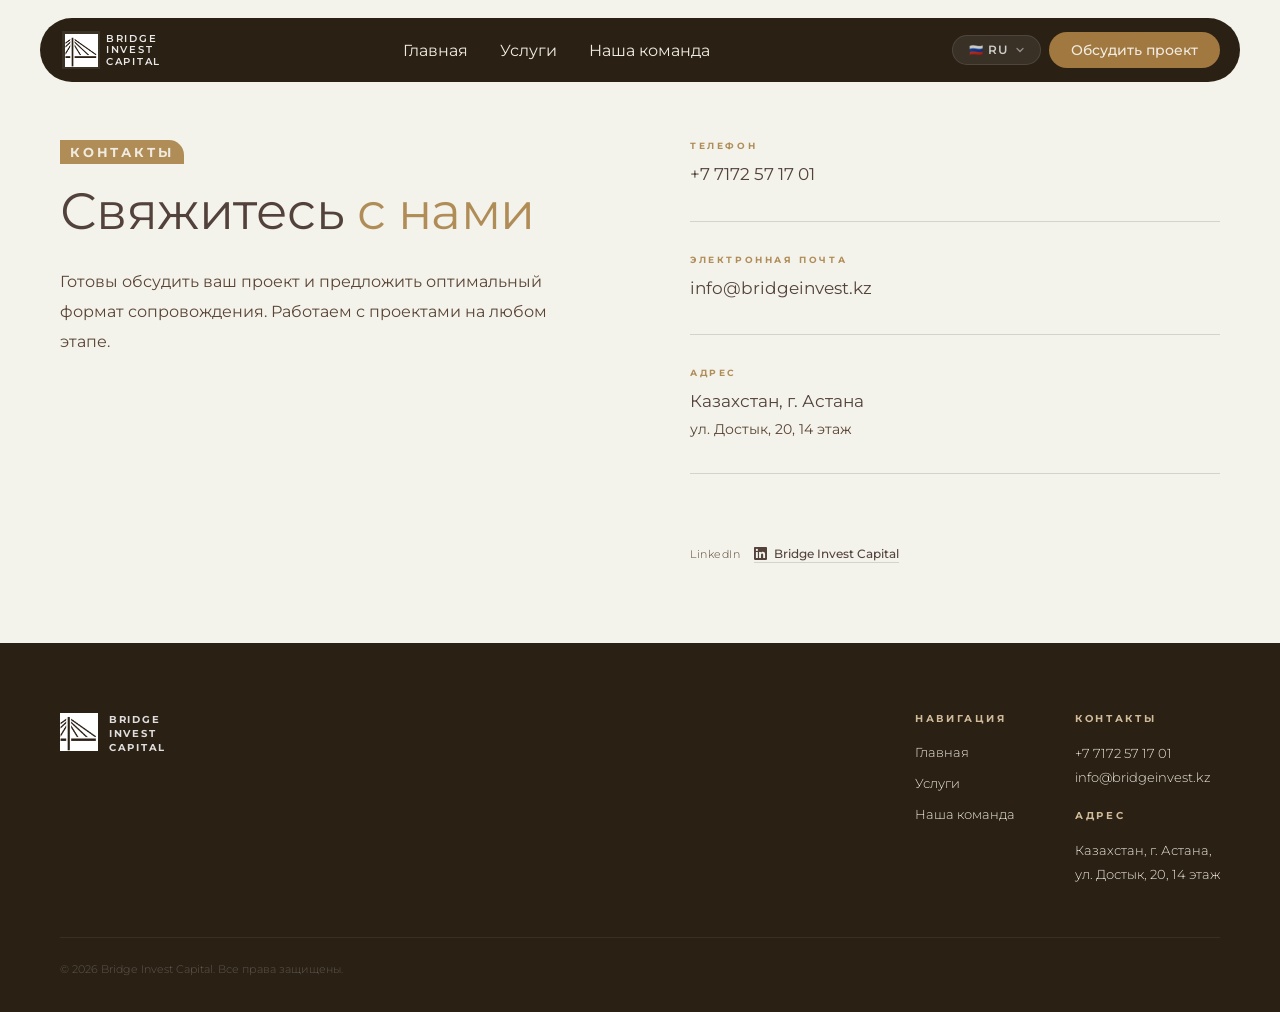
<file: contacts.html>
<!DOCTYPE html>
<html lang="ru">
<head>
<meta charset="UTF-8">
<meta name="viewport" content="width=device-width, initial-scale=1.0">
<meta name="i18n-title" content="contacts.label">
<title>Контакты — Bridge Invest Capital</title>
<link rel="stylesheet" href="style.css">
<style>

.contacts-page {
  background: var(--bg);
  min-height: 100vh;
  display: flex;
  flex-direction: column;
}

.contacts-main {
  flex: 1;
  display: flex;
  align-items: center;
  padding: 140px var(--pad-x) 80px;
}

.contacts-inner-wrap {
  max-width: var(--max-w);
  margin: 0 auto;
  width: 100%;
  display: grid;
  grid-template-columns: 1fr 1fr;
  gap: 100px;
  align-items: start;
}

/* ── Left: headline ── */
.contacts-left-col {
  opacity: 0;
  animation: fadeUp .7s .1s ease forwards;
}

.contacts-overline {
  font-size: 0.65rem; font-weight: 700;
  letter-spacing: 0.3em; text-transform: uppercase;
  color: var(--gold); margin-bottom: 24px;
  display: flex; align-items: center; gap: 14px;
}
.contacts-overline::before {
  content: ''; display: block;
  width: 32px; height: 1px; background: var(--gold);
}

.contacts-title {
  font-size: clamp(2.4rem, 4vw, 3.8rem);
  font-weight: 400; line-height: 1.12;
  color: var(--text-dark); letter-spacing: -0.01em;
  margin-bottom: 28px;
}
.contacts-title .gold { color: var(--gold); }

.contacts-desc {
  font-size: 1rem; font-weight: 400; line-height: 1.85;
  color: var(--text-mid); max-width: 600px;
}

/* ── Right: contact blocks ── */
.contacts-right-col {
  display: flex; flex-direction: column; gap: 0;
  opacity: 0;
  animation: fadeUp .7s .25s ease forwards;
}

.contact-block {
  padding: 32px 0;
  border-bottom: 1px solid var(--border-light);
}
.contact-block:first-child { padding-top: 0; }
.contact-block:last-child  { border-bottom: none; }

.contact-block-label {
  font-size: 0.58rem; font-weight: 700;
  letter-spacing: 0.28em; text-transform: uppercase;
  color: var(--gold); margin-bottom: 10px;
}

.contact-block-value {
  font-size: 1.05rem; font-weight: 400;
  line-height: 1.65; color: var(--text-dark);
}
.contact-block-value a {
  color: inherit; text-decoration: none; transition: color .2s;
}
.contact-block-value a:hover { color: var(--gold); }

.contact-block-sub {
  display: block; margin-top: 2px;
  font-size: 0.85rem; color: var(--text-mid);
}

/* ── LinkedIn footnote ── */
.contacts-linkedin-row {
  margin-top: 40px; padding-top: 32px;  
  display: flex; align-items: center; gap: 14px;
  opacity: 0;
  animation: fadeUp .7s .4s ease forwards;
}
.contacts-linkedin-label {
  font-size: 0.7rem; font-weight: 300;
  color: var(--text-mid); letter-spacing: 0.05em;
}
.contacts-linkedin-link {
  display: inline-flex; align-items: center; gap: 7px;
  font-size: 0.78rem; font-weight: 500;
  color: var(--text-dark); text-decoration: none;
  border-bottom: 1px solid var(--border-light);
  padding-bottom: 1px;
  transition: color .2s, border-color .2s;
}
.contacts-linkedin-link:hover { color: var(--gold); border-color: var(--gold); }
.contacts-linkedin-link svg { width: 13px; height: 13px; fill: currentColor; flex-shrink: 0; }

@keyframes fadeUp {
  from { opacity: 0; transform: translateY(18px); }
  to   { opacity: 1; transform: none; }
}

@media (max-width: 900px) {
  .contacts-inner-wrap { grid-template-columns: 1fr; gap: 56px; }
  .contacts-main { padding-top: 120px; }
}
@media (max-width: 768px) {
  .contacts-main { padding: 110px 20px 60px; }
}

</style>
</head>
<body>

<!-- ══ NAV ══ -->
<nav>
  <a class="nav-logo-wrap" href="index.html">
    <div class="nav-logo-icon"><img src="assets/Logo.png" alt="BIC"></div>
    <div class="nav-logo-text"><span>Bridge</span><span>Invest</span><span>Capital</span></div>
  </a>
  <ul class="nav-links">
    <li><a id="nl-home"     href="index.html"    data-i18n="nav.home">Главная</a></li>
    <li><a id="nl-services" href="services.html" data-i18n="nav.services">Услуги</a></li>
    <li><a id="nl-team"     href="team.html"     data-i18n="nav.team">Наша команда</a></li>
  </ul>
  <div class="nav-right">
    <div class="lang-dropdown" id="langDropdown">
      <button class="lang-dropdown-btn" onclick="toggleLangDropdown()">
        <span id="langLabel">&#x1F1F7;&#x1F1FA; RU</span>
        <svg class="lang-arrow" viewBox="0 0 24 24" fill="none" stroke="currentColor" stroke-width="2.5" stroke-linecap="round"><polyline points="6 9 12 15 18 9"/></svg>
      </button>
      <div class="lang-dropdown-menu">
        <button class="lang-option" data-lang="ru" onclick="setLang('ru')"><span class="lang-flag">&#x1F1F7;&#x1F1FA;</span><span class="lang-name">Русский</span><span class="lang-code">RU</span></button>
        <button class="lang-option" data-lang="en" onclick="setLang('en')"><span class="lang-flag">&#x1F1EC;&#x1F1E7;</span><span class="lang-name">English</span><span class="lang-code">EN</span></button>
        <button class="lang-option" data-lang="kz" onclick="setLang('kz')"><span class="lang-flag">&#x1F1F0;&#x1F1FF;</span><span class="lang-name">Қазақша</span><span class="lang-code">ҚЗ</span></button>
        <button class="lang-option" data-lang="zh" onclick="setLang('zh')"><span class="lang-flag">&#x1F1E8;&#x1F1F3;</span><span class="lang-name">中文</span><span class="lang-code">ZH</span></button>
      </div>
    </div>
    <a class="nav-cta" href="contacts.html" data-i18n="nav.cta">Обсудить проект</a>
    <button class="burger" onclick="toggleMenu()"><span></span><span></span><span></span></button>
  </div>
</nav>

<!-- ══ MOBILE MENU ══ -->
<div class="mobile-menu" id="mMenu">
  <a href="index.html"    onclick="toggleMenu()" data-i18n="nav.home">Главная</a>
  <a href="services.html" onclick="toggleMenu()" data-i18n="nav.services">Услуги</a>
  <a href="team.html"     onclick="toggleMenu()" data-i18n="nav.team">Наша команда</a>
  <a href="contacts.html" onclick="toggleMenu()" data-i18n="nav.cta">Обсудить проект</a>
  <a href="contacts.html" class="mob-cta" onclick="toggleMenu()" data-i18n="nav.cta">Обсудить проект</a>
  <div class="mob-lang">
    <button class="mob-lang-btn" data-lang="ru" onclick="setLang('ru');toggleMenu()">&#x1F1F7;&#x1F1FA; RU</button>
    <button class="mob-lang-btn" data-lang="en" onclick="setLang('en');toggleMenu()">&#x1F1EC;&#x1F1E7; EN</button>
    <button class="mob-lang-btn" data-lang="kz" onclick="setLang('kz');toggleMenu()">&#x1F1F0;&#x1F1FF; ҚЗ</button>
    <button class="mob-lang-btn" data-lang="zh" onclick="setLang('zh');toggleMenu()">&#x1F1E8;&#x1F1F3; 中文</button>
  </div>
</div>

<!-- ══ PAGE ══ -->
<div class="contacts-page">

  <main class="contacts-main">
    <div class="contacts-inner-wrap">

      <!-- LEFT: headline + description -->
      <div class="contacts-left-col">
        <div class="section-label" data-i18n="contacts.label">Контакты</div>
        <h1 class="contacts-title">
          <span data-i18n="contacts.h1.gold">Свяжитесь</span>
          <span class="gold" data-i18n="contacts.h1.rest"> с нами</span>
        </h1>
        <p class="contacts-desc" data-i18n="contacts.subtitle">
          Готовы обсудить ваш проект и предложить оптимальный формат сопровождения. Работаем с проектами на любом этапе.
        </p>
      </div>

      <!-- RIGHT: contact details -->
      <div class="contacts-right-col">

        <div class="contact-block">
          <div class="contact-block-label" data-i18n="contacts.phone.label">Телефон</div>
          <div class="contact-block-value">
            <a href="tel:+77172571701">+7 7172 57 17 01</a>
          </div>
        </div>

        <div class="contact-block">
          <div class="contact-block-label" data-i18n="contacts.email.label">Электронная почта</div>
          <div class="contact-block-value">
            <a href="mailto:info@bridgeinvest.kz">info@bridgeinvest.kz</a>
          </div>
        </div>

        <div class="contact-block">
          <div class="contact-block-label" data-i18n="contacts.address.label">Адрес</div>
          <div class="contact-block-value">
            <span data-i18n="contacts.address.line1">Казахстан, г. Астана</span>
            <span class="contact-block-sub" data-i18n="contacts.address.line2">ул. Достык, 20, 14 этаж</span>
          </div>
        </div>

        <div class="contacts-linkedin-row">
          <span class="contacts-linkedin-label" data-i18n="contacts.linkedin.label">LinkedIn</span>
          <a class="contacts-linkedin-link"
             href="https://www.linkedin.com/company/bridge-invest-capital/"
             target="_blank" rel="noopener">
            <svg viewBox="0 0 24 24" xmlns="http://www.w3.org/2000/svg"><path d="M20.447 20.452h-3.554v-5.569c0-1.328-.027-3.037-1.852-3.037-1.853 0-2.136 1.445-2.136 2.939v5.667H9.351V9h3.414v1.561h.046c.477-.9 1.637-1.85 3.37-1.85 3.601 0 4.267 2.37 4.267 5.455v6.286zM5.337 7.433a2.062 2.062 0 01-2.063-2.065 2.064 2.064 0 112.063 2.065zm1.782 13.019H3.555V9h3.564v11.452zM22.225 0H1.771C.792 0 0 .774 0 1.729v20.542C0 23.227.792 24 1.771 24h20.451C23.2 24 24 23.227 24 22.271V1.729C24 .774 23.2 0 22.222 0h.003z"/></svg>
            Bridge Invest Capital
          </a>
        </div>

      </div>
    </div>
  </main>

  <!-- ══ FOOTER ══ -->
  <footer>
    <div class="footer-inner">
      <div class="footer-top">
        <div>
          <a class="footer-logo-wrap" href="index.html">
            <div class="footer-logo-icon"><img src="assets/Logo.png" alt="BIC"></div>
            <div class="footer-logo-text"><span>Bridge</span><span>Invest</span><span>Capital</span></div>
          </a>
        </div>
        <div class="footer-right">
          <div class="footer-nav">
            <div class="footer-col-label" data-i18n="footer.nav.label">Навигация</div>
            <ul>
              <li><a href="index.html"    data-i18n="nav.home">Главная</a></li>
              <li><a href="services.html" data-i18n="nav.services">Услуги</a></li>
              <li><a href="team.html"     data-i18n="nav.team">Наша команда</a></li>
            </ul>
          </div>
          <div class="footer-contact">
            <div class="footer-col-label" data-i18n="footer.contacts.label">Контакты</div>
            <p>+7 7172 57 17 01<br><a href="mailto:info@bridgeinvest.kz">info@bridgeinvest.kz</a></p>
            <div class="footer-col-label addr-label" data-i18n="footer.address.label">Адрес</div>
            <p>Казахстан, г. Астана,<br>ул. Достык, 20, 14 этаж</p>
          </div>
        </div>
      </div>
      <div class="footer-bottom">
        <p data-i18n="footer.copyright">© 2026 Bridge Invest Capital. Все права защищены.</p>
      </div>
    </div>
  </footer>

</div>

<script src="i18n.js"></script>
<script src="main.js"></script>
</body>
</html>
</file>
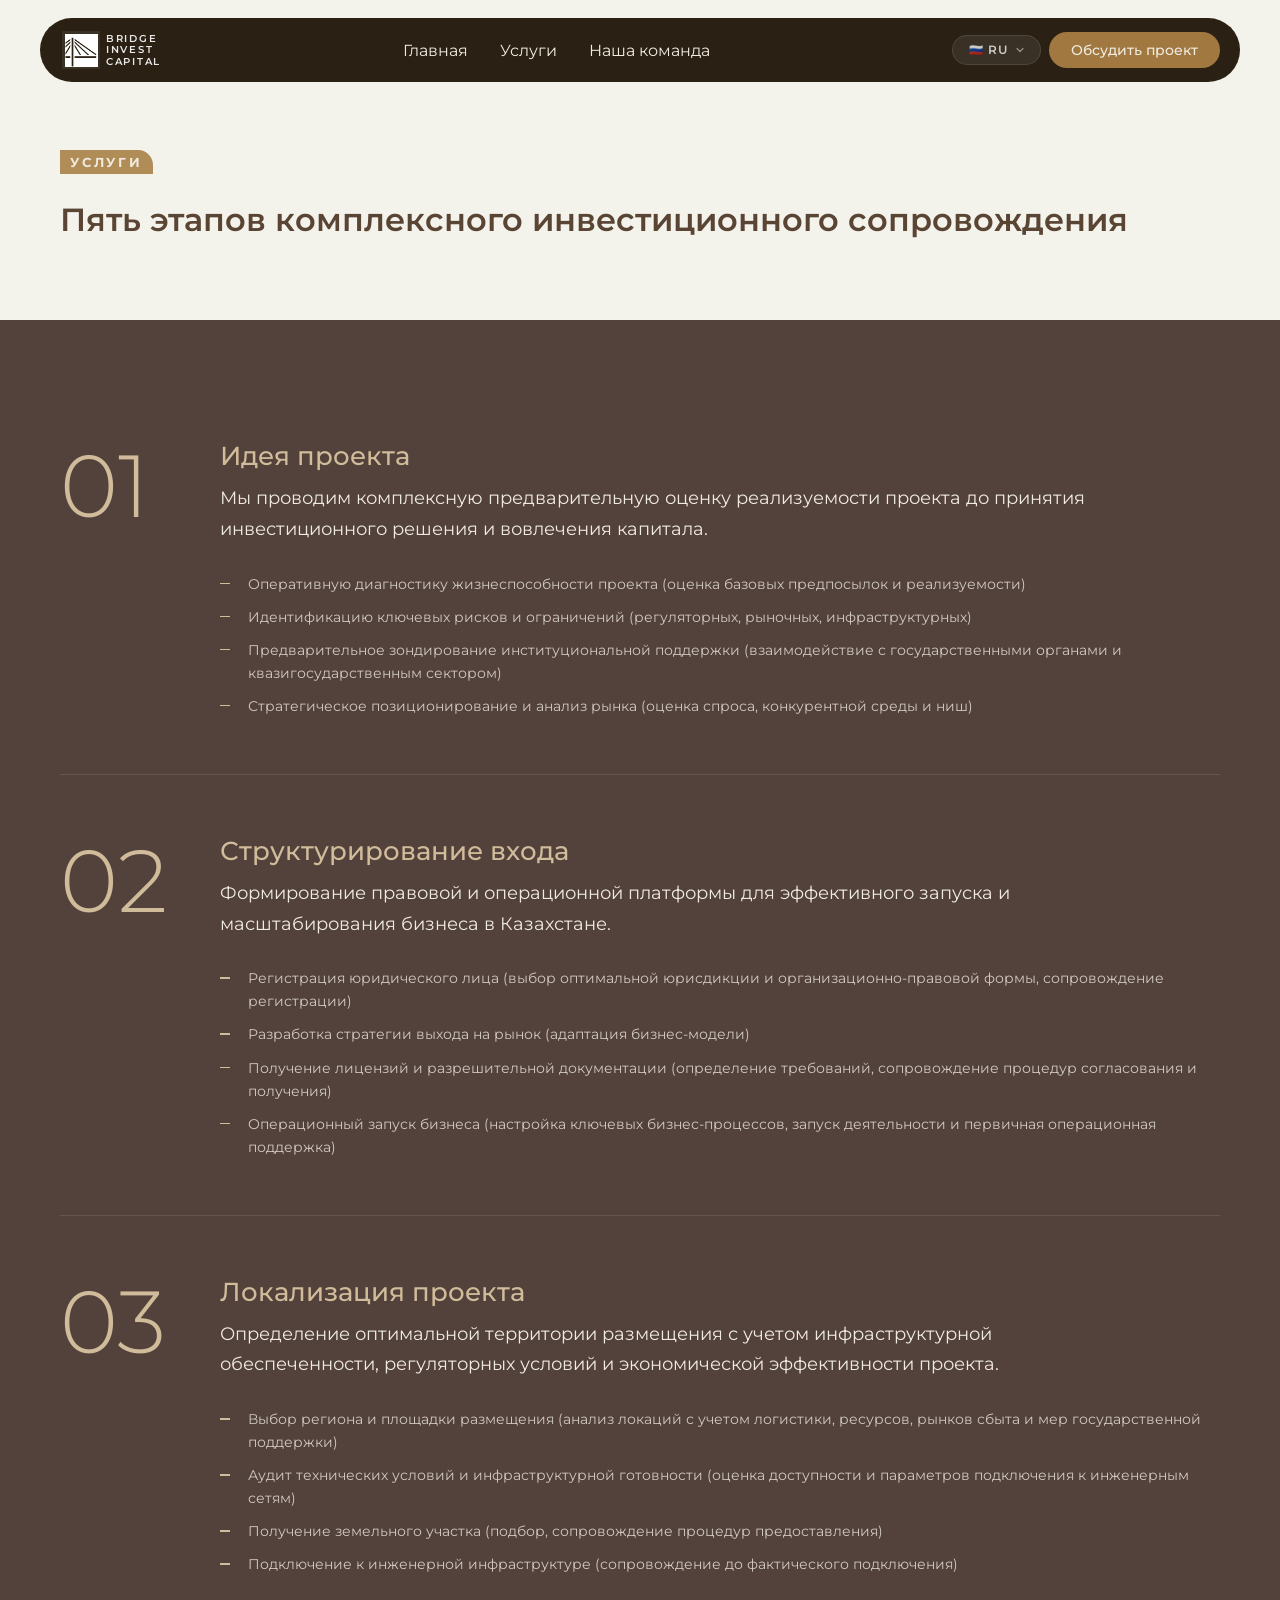
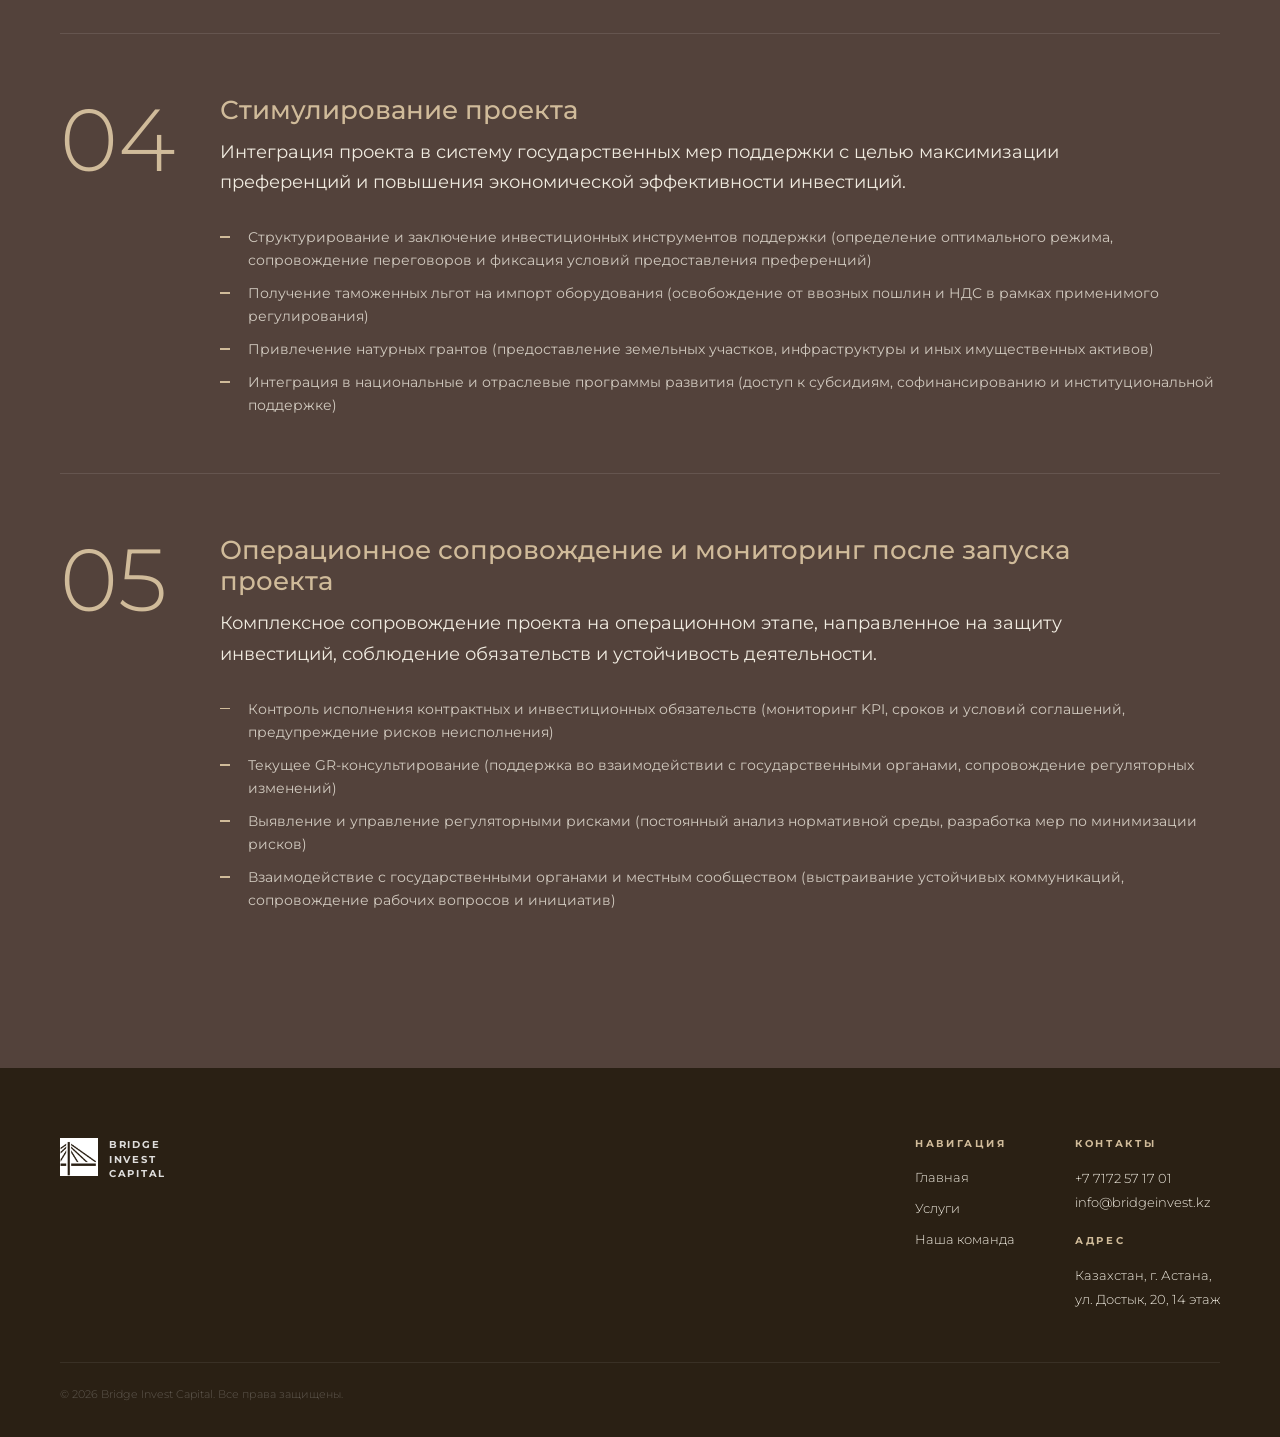
<file: services.html>
<!DOCTYPE html>
<html lang="ru">
<head>
<meta charset="UTF-8">
<meta name="viewport" content="width=device-width, initial-scale=1.0">
<meta name="i18n-title" content="nav.services">
<title>Услуги — Bridge Invest Capital</title>
<link rel="stylesheet" href="style.css">
</head>
<body>
<!-- ══ NAV ══ -->
<nav>
  <a class="nav-logo-wrap" href="index.html">
    <div class="nav-logo-icon"><img src="assets/Logo.png" alt="BIC"></div>
    <div class="nav-logo-text"><span>Bridge</span><span>Invest</span><span>Capital</span></div>
  </a>
  <ul class="nav-links">
    <li><a id="nl-home"     href="index.html"    data-i18n="nav.home">Главная</a></li>
    <li><a id="nl-services" href="services.html" data-i18n="nav.services">Услуги</a></li>
    <li><a id="nl-team"     href="team.html"     data-i18n="nav.team">Наша команда</a></li>
  </ul>
  <div class="nav-right">
    <div class="lang-dropdown" id="langDropdown">
      <button class="lang-dropdown-btn" onclick="toggleLangDropdown()">
        <span id="langLabel">&#x1F1F7;&#x1F1FA; RU</span>
        <svg class="lang-arrow" viewBox="0 0 24 24" fill="none" stroke="currentColor" stroke-width="2.5" stroke-linecap="round"><polyline points="6 9 12 15 18 9"/></svg>
      </button>
      <div class="lang-dropdown-menu">
        <button class="lang-option" data-lang="ru" onclick="setLang('ru')"><span class="lang-flag">&#x1F1F7;&#x1F1FA;</span><span class="lang-name">Русский</span><span class="lang-code">RU</span></button>
        <button class="lang-option" data-lang="en" onclick="setLang('en')"><span class="lang-flag">&#x1F1EC;&#x1F1E7;</span><span class="lang-name">English</span><span class="lang-code">EN</span></button>
        <button class="lang-option" data-lang="kz" onclick="setLang('kz')"><span class="lang-flag">&#x1F1F0;&#x1F1FF;</span><span class="lang-name">Қазақша</span><span class="lang-code">ҚЗ</span></button>
        <button class="lang-option" data-lang="zh" onclick="setLang('zh')"><span class="lang-flag">&#x1F1E8;&#x1F1F3;</span><span class="lang-name">中文</span><span class="lang-code">ZH</span></button>
      </div>
    </div>
    <a class="nav-cta" href="contacts.html" data-i18n="nav.cta">Обсудить проект</a>
    <button class="burger" onclick="toggleMenu()"><span></span><span></span><span></span></button>
  </div>
</nav>

<!-- ══ MOBILE MENU ══ -->
<div class="mobile-menu" id="mMenu">
  <a href="index.html"    onclick="toggleMenu()" data-i18n="nav.home">Главная</a>
  <a href="services.html" onclick="toggleMenu()" data-i18n="nav.services">Услуги</a>
  <a href="team.html"     onclick="toggleMenu()" data-i18n="nav.team">Наша команда</a>
  <a href="contacts.html" onclick="toggleMenu()" data-i18n="nav.cta">Обсудить проект</a>
  <a href="contacts.html" class="mob-cta" onclick="toggleMenu()" data-i18n="nav.cta">Обсудить проект</a>
  <div class="mob-lang">
    <button class="mob-lang-btn" data-lang="ru" onclick="setLang('ru');toggleMenu()">&#x1F1F7;&#x1F1FA; RU</button>
    <button class="mob-lang-btn" data-lang="en" onclick="setLang('en');toggleMenu()">&#x1F1EC;&#x1F1E7; EN</button>
    <button class="mob-lang-btn" data-lang="kz" onclick="setLang('kz');toggleMenu()">&#x1F1F0;&#x1F1FF; ҚЗ</button>
    <button class="mob-lang-btn" data-lang="zh" onclick="setLang('zh');toggleMenu()">&#x1F1E8;&#x1F1F3; 中文</button>
  </div>
</div>

<!-- ══ PAGE HERO ══ -->
<section class="page-hero">
  <div class="page-hero-inner">
    <div class="section-label" data-i18n="services.label">Услуги</div>
    <p class="subtitle" data-i18n="services.subtitle">Пять этапов комплексного инвестиционного сопровождения.</p>
  </div>
</section>

<!-- ══ STEPS ══ -->
<section class="services-body">
  <div class="services-inner">

    <div class="step reveal">
      <div class="step-num">01</div>
      <div class="step-content">
        <h3 data-i18n="services.s1.title">Идея проекта</h3>
        <p class="step-sub" data-i18n="services.s1.sub">Оцениваем реализуемость до того, как вы вложите капитал или ресурсы.</p>
        <ul class="step-list">
          <li data-i18n="services.s1.li1">Экспресс-оценка реализуемости проекта</li>
          <li data-i18n="services.s1.li2">Выявление рисков и ограничений</li>
          <li data-i18n="services.s1.li3">Зондирование поддержки со стороны госорганов</li>
          <li data-i18n="services.s1.li4">Стратегическое позиционирование и анализ рынка</li>
        </ul>
      </div>
    </div>

    <div class="step reveal">
      <div class="step-num">02</div>
      <div class="step-content">
        <h3 data-i18n="services.s2.title">Структурирование входа</h3>
        <p class="step-sub" data-i18n="services.s2.sub">Правовая и операционная основа для запуска бизнеса в Казахстане.</p>
        <ul class="step-list">
          <li data-i18n="services.s2.li1">Регистрация юридического лица</li>
          <li data-i18n="services.s2.li2">Разработка стратегии выхода на рынок</li>
          <li data-i18n="services.s2.li3">Получение лицензий и разрешений</li>
          <li data-i18n="services.s2.li4">Операционный запуск</li>
        </ul>
      </div>
    </div>

    <div class="step reveal">
      <div class="step-num">03</div>
      <div class="step-content">
        <h3 data-i18n="services.s3.title">Локализация</h3>
        <p class="step-sub" data-i18n="services.s3.sub">Подбор оптимального региона, площадки и доступ к инфраструктуре.</p>
        <ul class="step-list">
          <li data-i18n="services.s3.li1">Региональный и площадочный выбор</li>
          <li data-i18n="services.s3.li2">Аудит технических условий</li>
          <li data-i18n="services.s3.li3">Получение земельного участка</li>
          <li data-i18n="services.s3.li4">Подключение к инженерной инфраструктуре</li>
        </ul>
      </div>
    </div>

    <div class="step reveal">
      <div class="step-num">04</div>
      <div class="step-content">
        <h3 data-i18n="services.s4.title">Стимулирование</h3>
        <p class="step-sub" data-i18n="services.s4.sub">Интеграция в государственные программы поддержки и получение преференций.</p>
        <ul class="step-list">
          <li data-i18n="services.s4.li1">Заключение инвестиционного контракта (льготы по КПН, налогу на имущество, земельному налогу)</li>
          <li data-i18n="services.s4.li2">Таможенные льготы на импорт оборудования</li>
          <li data-i18n="services.s4.li3">Натурные гранты: земля и инфраструктура</li>
          <li data-i18n="services.s4.li4">Участие в национальных программах развития</li>
        </ul>
      </div>
    </div>

    <div class="step reveal">
      <div class="step-num">05</div>
      <div class="step-content">
        <h3 data-i18n="services.s5.title">Эксплуатация и мониторинг</h3>
        <p class="step-sub" data-i18n="services.s5.sub">Защита инвестиций и сопровождение на операционном этапе.</p>
        <ul class="step-list">
          <li data-i18n="services.s5.li1">Контроль исполнения контрактных обязательств</li>
          <li data-i18n="services.s5.li2">Текущее GR-консультирование</li>
          <li data-i18n="services.s5.li3">Выявление и снижение регуляторных рисков</li>
          <li data-i18n="services.s5.li4">Взаимодействие с госорганами и местным сообществом</li>
        </ul>
      </div>
    </div>

  </div>
</section>

<!-- ══ FOOTER ══ -->
<footer>
  <div class="footer-inner">
    <div class="footer-top">
      <div>
        <a class="footer-logo-wrap" href="index.html">
          <div class="footer-logo-icon"><img src="assets/Logo.png" alt="BIC"></div>
          <div class="footer-logo-text"><span>Bridge</span><span>Invest</span><span>Capital</span></div>
        </a>
      </div>
      <div class="footer-right">
        <div class="footer-nav">
          <div class="footer-col-label" data-i18n="footer.nav.label">Навигация</div>
          <ul>
            <li><a href="index.html"    data-i18n="nav.home">Главная</a></li>
            <li><a href="services.html" data-i18n="nav.services">Услуги</a></li>
            <li><a href="team.html"     data-i18n="nav.team">Наша команда</a></li>
          </ul>
        </div>
        <div class="footer-contact">
          <div class="footer-col-label" data-i18n="footer.contacts.label">Контакты</div>
          <p>+7 7172 57 17 01<br><a href="mailto:info@bridgeinvest.kz">info@bridgeinvest.kz</a></p>
          <div class="footer-col-label addr-label" data-i18n="footer.address.label">Адрес</div>
          <p>Казахстан, г. Астана,<br>ул. Достык, 20, 14 этаж</p>
        </div>
      </div>
    </div>
    <div class="footer-bottom">
      <p data-i18n="footer.copyright">© 2026 Bridge Invest Capital. Все права защищены.</p>
    </div>
  </div>
</footer>
<script src="i18n.js"></script>
<script src="main.js"></script>
</body>
</html>
</file>
<file: style.css>
@import url('https://fonts.googleapis.com/css2?family=Montserrat:ital,wght@0,300;0,400;0,500;0,600;0,700;1,300;1,400&display=swap');

/* ══════════════════════════════════════════════════════════
   BRIDGE INVEST CAPITAL — STYLESHEET
   Sections:
   1.  Reset & Variables
   2.  Base
   3.  Navigation
   4.  Language Dropdown
   5.  Mobile Menu
   6.  Shared Utilities
   7.  Footer
   8.  Home — Hero
   9.  Home — Why Kazakhstan
   10. Home — Approach / Cards
   11. Page Hero  (inner pages)
   12. Services
   13. Team + Modal
   14. Contacts
   15. Responsive
══════════════════════════════════════════════════════════ */


/* ══ 1. RESET & VARIABLES ══════════════════════════════════ */

*, *::before, *::after { box-sizing: border-box; margin: 0; padding: 0; }

:root {
  /* Backgrounds */
  --bg:           #F3F2EB;
  --bg-dark:      #E1D7C2;
  --nav-bg:       #2A2014;
  --dark:         #1c1409;
  --bg-alt-dark: #53423B;

  /* Gold palette */
  --gold:         #B08D57;
  --gold-accent:  #D0BB9A;
  --gold-btn:     #a07840;
  --gold-hover:   #c49a52;

  /* Text */
  --text-dark:    #53423B;
  --text-mid:     #5a4535;
  --text-light:   #F0EBE0;

  /* Borders */
  --border-light: rgba(45,31,14,0.15);
  --border-nav:   rgba(255,255,255,0.1);

  /* Layout */
  --max-w:  1600px;
  --pad-x:  60px;
}


/* ══ 2. BASE ═══════════════════════════════════════════════ */

html { scroll-behavior: smooth; }

body {
  font-family: 'Montserrat', sans-serif;
  background: var(--bg);
  color: var(--text-dark);
  overflow-x: hidden;
  min-height: 100vh;
}

@keyframes fadeUp {
  from { opacity: 0; transform: translateY(28px); }
  to   { opacity: 1; transform: translateY(0); }
}


/* ══ 3. NAVIGATION ═════════════════════════════════════════ */

nav {
  position: fixed; top: 18px; left: 50%; transform: translateX(-50%);
  z-index: 200;
  display: flex; align-items: center; justify-content: space-between;
  padding: 0 20px 0 12px;
  height: 64px;
  width: calc(100% - 80px);
  max-width: var(--max-w);
  background: var(--nav-bg);
  border-radius: 50px;
  gap: 12px;
}

.nav-logo-wrap {
  display: flex; align-items: center; gap: 6px;
  padding-left: 10px;
  flex-shrink: 0; text-decoration: none;
}
.nav-logo-icon {
  width: 38px; height: 38px;
  background: rgba(255,255,255,0.08);
  display: flex; align-items: center; justify-content: center;
  flex-shrink: 0;
}
.nav-logo-icon img { width: 33px; height: 33px; object-fit: contain; }
.nav-logo-text { display: flex; flex-direction: column; line-height: 1.2; }
.nav-logo-text span {
  font-size: 0.6rem; font-weight: 600;
  letter-spacing: 0.18em; text-transform: uppercase;
  color: rgba(255,255,255,0.9);
}

.nav-links { display: flex; gap: 4px; list-style: none; flex: 1; justify-content: center; }
.nav-links a {
  font-size: 1rem; font-weight: 400;
  color: var(--text-light); text-decoration: none;
  padding: 8px 14px; border-radius: 50px;
  transition: color .2s; white-space: nowrap;
}
.nav-links a:hover,
.nav-links a.active { color: var(--gold-accent); }

.nav-right { display: flex; align-items: center; gap: 8px; flex-shrink: 0; }

.nav-cta {
  font-size: 0.85rem; font-weight: 500;
  color: var(--text-light); background: var(--gold-btn);
  padding: 10px 22px; border-radius: 50px;
  text-decoration: none; transition: background .2s; white-space: nowrap;
}
.nav-cta:hover { background: var(--gold-hover); }

.burger {
  display: none; background: none; border: none; cursor: pointer;
  padding: 6px; flex-direction: column; gap: 5px;
}
.burger span { display: block; width: 22px; height: 1.5px; background: rgba(255,255,255,0.8); }


/* ══ 4. LANGUAGE DROPDOWN ══════════════════════════════════ */

.lang-dropdown { position: relative; flex-shrink: 0; }

.lang-dropdown-btn {
  display: flex; align-items: center; gap: 6px;
  font-family: 'Montserrat', sans-serif;
  font-size: 0.72rem; font-weight: 600;
  letter-spacing: 0.08em; text-transform: uppercase;
  color: rgba(255,255,255,0.75);
  background: rgba(255,255,255,0.08);
  border: 1px solid var(--border-nav);
  border-radius: 50px;
  padding: 7px 14px 7px 16px;
  cursor: pointer;
  transition: background .2s, color .2s;
  white-space: nowrap;
}
.lang-dropdown-btn:hover { background: rgba(255,255,255,0.13); color: #fff; }

.lang-arrow {
  width: 12px; height: 12px; opacity: 0.6;
  transition: transform .2s; flex-shrink: 0;
}
.lang-dropdown.open .lang-arrow { transform: rotate(180deg); }

.lang-dropdown-menu {
  display: none;
  position: absolute; top: calc(100% + 8px); right: 0;
  background: var(--nav-bg);
  border: 1px solid var(--border-nav);
  border-radius: 16px; overflow: hidden;
  min-width: 160px;
  box-shadow: 0 8px 32px rgba(0,0,0,0.35);
  z-index: 300;
}
.lang-dropdown.open .lang-dropdown-menu { display: block; }

.lang-option {
  display: flex; align-items: center; gap: 10px;
  width: 100%; padding: 11px 18px;
  font-family: 'Montserrat', sans-serif;
  font-size: 0.78rem; font-weight: 500;
  color: rgba(255,255,255,0.65);
  background: none; border: none; cursor: pointer;
  transition: background .15s, color .15s;
  text-align: left; white-space: nowrap;
}
.lang-option:hover { background: rgba(255,255,255,0.07); color: #fff; }
.lang-option.active { color: var(--gold-accent); }
.lang-option .lang-flag { font-size: 1rem; line-height: 1; flex-shrink: 0; }
.lang-option .lang-name { font-weight: 400; }
.lang-option .lang-code {
  font-weight: 700; font-size: 0.68rem;
  letter-spacing: 0.1em; text-transform: uppercase;
  margin-left: auto; opacity: 0.5;
}
.lang-option.active .lang-code { opacity: 1; color: var(--gold-accent); }


/* ══ 5. MOBILE MENU ════════════════════════════════════════ */

.mobile-menu {
  display: none; position: fixed; inset: 0;
  background: var(--nav-bg); z-index: 190;
  flex-direction: column; align-items: center; justify-content: center; gap: 28px;
}
.mobile-menu.open { display: flex; }
.mobile-menu a {
  font-size: 1.1rem; font-weight: 500;
  color: rgba(255,255,255,0.8); text-decoration: none; transition: color .2s;
}
.mobile-menu a:hover { color: var(--gold-accent); }
.mob-cta {
  background: var(--gold-btn) !important;
  color: var(--text-light) !important;
  padding: 14px 32px; border-radius: 50px; font-weight: 600;
}
.mob-lang {
  display: flex; gap: 6px; flex-wrap: wrap;
  justify-content: center; margin-top: 8px;
}
.mob-lang-btn {
  font-family: 'Montserrat', sans-serif;
  font-size: 0.7rem; font-weight: 600;
  letter-spacing: 0.08em; text-transform: uppercase;
  color: rgba(255,255,255,0.45);
  background: rgba(255,255,255,0.07);
  border: 1px solid var(--border-nav);
  border-radius: 50px; padding: 7px 14px;
  cursor: pointer; transition: color .2s, background .2s;
}
.mob-lang-btn:hover { color: rgba(255,255,255,0.9); }
.mob-lang-btn.active {
  color: var(--dark);
  background: var(--gold-accent);
  border-color: var(--gold-accent);
}


/* ══ 6. SHARED UTILITIES ═══════════════════════════════════ */

.section-label {
  display: inline-flex; align-items: center;
  height: 24px; padding: 0 10px;
  border-radius: 0 15px 0 0;
  background: var(--gold);
  font-size: 0.8rem; font-weight: 700;
  letter-spacing: 0.22em; text-transform: uppercase;
  color: var(--text-light); margin-bottom: 18px;
}

.btn-gold {
  display: inline-block;
  font-family: 'Montserrat', sans-serif;
  font-size: 0.8rem; font-weight: 500;
  color: var(--text-light); background: var(--gold-btn);
  padding: 14px 28px; border-radius: 50px;
  cursor: pointer; border: none; text-decoration: none;
  transition: background .2s, transform .15s;
}
.btn-gold:hover { background: var(--gold-hover); transform: translateY(-2px); }

.btn-dark {
  display: inline-block;
  font-family: 'Montserrat', sans-serif;
  font-size: 0.8rem; font-weight: 500;
  color: rgba(255,255,255,0.9); background: var(--dark);
  padding: 14px 28px; border-radius: 50px;
  cursor: pointer; border: none; text-decoration: none;
  transition: background .2s, transform .15s;
}
.btn-dark:hover { background: #2a1e0f; transform: translateY(-2px); }

.reveal {
  opacity: 0; transform: translateY(24px);
  transition: opacity .7s ease, transform .7s ease;
}
.reveal.visible { opacity: 1; transform: none; }


/* ══ 7. FOOTER ═════════════════════════════════════════════ */

footer { background: var(--nav-bg); padding: 70px var(--pad-x) 36px; }
.footer-inner { max-width: var(--max-w); margin: 0 auto; }

.footer-top {
  display: flex; justify-content: space-between; align-items: flex-start;
  margin-bottom: 50px;
}
.footer-right { display: flex; gap: 60px; }

.footer-logo-wrap {
  display: flex; align-items: flex-start; gap: 6px;
  margin-bottom: 14px; text-decoration: none;
}
.footer-logo-icon {
  width: 38px; height: 38px; flex-shrink: 0;
  background: rgba(255,255,255,0.06);
  display: flex; align-items: center; justify-content: center;
}
.footer-logo-icon img { width: 38px; height: 38px; object-fit: contain; }
.footer-logo-text { display: flex; flex-direction: column; line-height: 1.5; margin-left: 5px; }
.footer-logo-text span {
  font-size: 0.6rem; font-weight: 700;
  letter-spacing: .18em; text-transform: uppercase;
  color: rgba(255,255,255,0.85);
}

.footer-col-label {
  font-size: 0.6rem; font-weight: 700;
  letter-spacing: .28em; text-transform: uppercase;
  color: var(--gold-accent); margin-bottom: 18px;
}
.footer-nav ul { list-style: none; display: flex; flex-direction: column; gap: 12px; }
.footer-nav ul a {
  font-size: 0.79rem; font-weight: 300;
  color: var(--text-light); text-decoration: none; transition: color .2s;
}
.footer-nav ul a:hover { color: var(--gold-accent); }
.footer-contact p { font-size: 0.79rem; font-weight: 300; line-height: 1.9; color: var(--text-light); }
.footer-contact a { color: inherit; text-decoration: none; }
.footer-contact .addr-label { margin-top: 20px; }

.footer-bottom {
  border-top: 1px solid rgba(255,255,255,0.07);
  padding-top: 24px;
  display: flex; align-items: center; justify-content: space-between;
}
.footer-bottom p { font-size: 0.7rem; font-weight: 300; color: rgba(255,255,255,0.25); }


/* ══ 8. HOME — HERO ════════════════════════════════════════ */

.hero {
  min-height: 100vh;
  display: flex; align-items: center;
  background: var(--bg);
  padding: 120px var(--pad-x) 80px;
}
.hero-inner { max-width: var(--max-w); margin: 0 auto; width: 100%; }
.hero-content { max-width: 700px; animation: fadeUp .8s ease both; }

.hero h1 {
  font-size: clamp(2.8rem, 5.5vw, 5rem);
  font-weight: 400; line-height: 1.12;
  color: var(--text-dark); margin-bottom: 30px; letter-spacing: -0.01em;
}
.hero h1 .gold { color: var(--gold); }

.hero-desc {
  font-size: 1rem; font-weight: 400; line-height: 1.9;
  color: var(--text-mid); margin-bottom: 42px; max-width: 620px;
}
.hero-desc strong { font-weight: 600; color: var(--text-dark); }

.hero-btns { display: flex; gap: 14px; flex-wrap: wrap; }


/* ══ 9. HOME — WHY KAZAKHSTAN ══════════════════════════════ */

.why-section { padding: 100px var(--pad-x); background: var(--bg-dark); }
.why-inner { max-width: var(--max-w); margin: 0 auto; }
.why-grids { display: flex; gap: 10%; }

.why-h2 {
  font-size: clamp(1.5rem, 2.8vw, 2.6rem); font-weight: 500;
  line-height: 1.35; color: var(--text-dark); max-width: 1000px; margin-bottom: 28px;
}
.why-text { font-size: 1rem; font-weight: 400; line-height: 1.95; color: var(--text-mid); }


/* ══ 10. HOME — APPROACH / CARDS ═══════════════════════════ */

.approach-section {
  padding: 100px var(--pad-x);
  background: var(--bg);
  border-top: 1px solid var(--border-light);
}
.approach-inner { max-width: var(--max-w); margin: 0 auto; }
.approach-header { text-align: left; margin-bottom: 60px; }
.approach-header h2 {
  font-size: clamp(1.5rem, 2.5vw, 2.6rem); font-weight: 500;
  color: var(--text-dark); margin-top: 12px;
}

.cards-grid { display: grid; grid-template-columns: repeat(4,1fr); gap: 16px; }

.service-card {
  background: var(--nav-bg); border-radius: 16px;
  padding: 36px 26px 32px;
  transition: transform .3s, background .3s;
  text-decoration: none; display: block; cursor: pointer;
}
.service-card:hover { transform: translateY(-5px); background: #261a0c; }

.card-num {
  font-size: 2.2rem; font-weight: 300;
  color: var(--text-light); margin-bottom: 16px; line-height: 1;
}
.service-card h4 {
  font-size: 0.8rem; font-weight: 600;
  text-transform: uppercase; letter-spacing: .07em;
  color: var(--gold-accent); margin-bottom: 14px;
}
.service-card p { font-size: 0.8rem; font-weight: 300; line-height: 1.8; color: var(--text-light); }


/* ══ 11. PAGE HERO (inner pages) ═══════════════════════════ */

.page-hero { padding: 150px var(--pad-x) 72px; background: var(--bg); }
.page-hero-inner { max-width: var(--max-w); margin: 0 auto; }

.page-hero h1 {
  font-size: clamp(2rem, 4vw, 3.2rem); font-weight: 500;
  color: var(--text-dark); margin-bottom: 18px;
  animation: fadeUp .8s ease both; letter-spacing: -0.01em;
}
.page-hero h1 .gold { color: var(--gold); }  /* FIX: was "h1 gold" (missing dot) */

/* Services subtitle */
.page-hero .subtitle {
  font-size: 2rem; font-weight: 600; line-height: 1.75;  /* FIX: was 2rem / 600 */
  color: var(--text-mid); max-width: 1600px;
  animation: fadeUp .8s .1s ease both;
}

/* Contacts subtitle */
.page-hero .contacts-subtitle {
  font-size: 1rem; font-weight: 400; line-height: 1.8;
  color: var(--text-mid); max-width: 580px;
  animation: fadeUp .8s .1s ease both;
}


/* ══ 12. SERVICES ══════════════════════════════════════════ */

.services-body { padding: 60px var(--pad-x) 100px; background: var(--bg-alt-dark); }  /* FIX: was var(--text-dark) */
.services-inner { max-width: var(--max-w); margin: 0 auto; }

.step {
  display: grid; grid-template-columns: 100px 1fr;
  gap: 0 40px; padding: 56px 0;
  border-bottom: 1px solid rgba(255,255,255,0.1);
  align-items: start;
  /* FIX: removed step:hover transform (caused layout jump) */
}
.step:last-child { border-bottom: none; }

.step-num {
  font-size: 5.5rem; font-weight: 300;
  color: var(--gold-accent); line-height: 1; padding-top: 6px; flex-shrink: 0;
}

.step-content { padding-left: 20px; }  /* FIX: removed hardcoded margin-left: 50px */

.step-content h3 {
  font-size: clamp(1.3rem, 2vw, 2.5rem); font-weight: 500;
  color: var(--gold-accent); margin-bottom: 12px; margin-top: 4px;
  max-width: 900px;
}
.step-sub {
  font-size: 1.1rem; font-weight: 400; line-height: 1.75;
  color: var(--text-light); margin-bottom: 28px; max-width: 900px;
}
.step-list { list-style: none; display: flex; flex-direction: column; gap: 10px;}
.step-list li {
  font-size: 0.9rem; font-weight: 400; line-height: 1.6;
  color: rgba(240,235,224,0.8); padding-left: 28px; position: relative;
}
.step-list li::before {
  content: ''; position: absolute; left: 0; top: 10px;
  width: 10px; height: 1.5px; background: var(--gold-accent);
}


/* ══ 13. TEAM + MODAL ══════════════════════════════════════ */

.team-body { padding: 0px var(--pad-x) 100px; background: var(--bg); }
.team-inner { max-width: var(--max-w); margin: 0 auto; }
.team-grid { display: grid; grid-template-columns: repeat(4,1fr); gap: 20px; }

.team-card {
  background: var(--nav-bg); border-radius: 16px; overflow: hidden;
  transition: transform .3s, box-shadow .3s;
  cursor: pointer;
}
.team-card:hover {
  transform: translateY(-6px);
  box-shadow: 0 16px 40px rgba(0,0,0,0.25);
}

.team-photo {
  width: 100%; aspect-ratio: 4 / 5;
  /* /* display: flex; align-items: center; justify-content: center; */
  background: linear-gradient(160deg, #b8b0a4 0%, #7a7268 100%);
  overflow: hidden;
}
.team-photo img { width: 100%; height: 100%; object-fit: cover; object-position: center 20%; display: block;}
.avatar-initials { font-size: 2.8rem; font-weight: 300; color: var(--gold); opacity: .6; letter-spacing: .05em; }

.team-info { padding: 22px 20px 24px; }
.team-info h3 { font-size: 1rem; font-weight: 600; color: var(--gold-accent); margin-bottom: 8px; }
.team-divider { width: 24px; height: 1px; background: var(--text-light); margin: 10px 0; opacity: .4; }
.team-info .role {
  font-size: 0.68rem; font-weight: 500;
  letter-spacing: .1em; text-transform: uppercase; color: var(--text-light);
}

.team-hint {
  display: flex; align-items: center; gap: 5px;
  font-size: 0.65rem; font-weight: 400;
  color: rgba(240,235,224,0.3); margin-top: 10px; letter-spacing: 0.05em;
}
.team-hint svg {
  width: 11px; height: 11px;
  stroke: currentColor; fill: none;
  stroke-width: 2; stroke-linecap: round; stroke-linejoin: round; flex-shrink: 0;
}

/* ── Modal overlay ── */
.team-modal-overlay {
  display: none;
  position: fixed;
  inset: 0;
  background: rgba(20,13,6,0.78);
  backdrop-filter: blur(6px);
  z-index: 500;
  padding: 20px;
  overflow-y: auto;
}
.team-modal-overlay.open {
  display: flex;
  justify-content: center;
  align-items: flex-start;
}

/* ── Modal box ── */
.team-modal {
  background: var(--nav-bg);
  border-radius: 24px;
  overflow: hidden;
  width: 100%;
  max-width: 760px;
  display: flex;
  flex-direction: column;
  animation: modalIn .3s ease both;
  position: relative;
  margin: 40px 0;
}

@keyframes modalIn {
  from { opacity: 0; transform: translateY(20px) scale(0.97); }
  to   { opacity: 1; transform: none; }
}

.team-modal-close {
  position: absolute;
  top: 20px;
  right: 20px;
  width: 36px;
  height: 36px;
  background: rgba(255,255,255,0.08);
  border: 1px solid var(--border-nav);
  border-radius: 50%;
  cursor: pointer;
  display: flex;
  align-items: center;
  justify-content: center;
  transition: background .2s;
  z-index: 10;
}
.team-modal-close:hover {
  background: rgba(255,255,255,0.16);
}
.team-modal-close svg {
  width: 16px;
  height: 16px;
  stroke: rgba(255,255,255,0.7);
  fill: none;
  stroke-width: 2;
  stroke-linecap: round;
}

.team-modal-top {
  display: flex;
  align-items: stretch;
  border-bottom: 1px solid rgba(255,255,255,0.07);
}

.team-modal-photo {
  width: 260px;
  aspect-ratio: 4 / 5;
  flex-shrink: 0;
  overflow: hidden;
  background: linear-gradient(160deg, #b8b0a4 0%, #7a7268 100%);
}

.team-modal-photo img {
  width: 100%;
  height: 100%;
  object-fit: cover;
  object-position: center 15%;
  display: block;
}

.team-modal-avatar {
  width: 100%;
  height: 100%;
  display: flex;
  align-items: center;
  justify-content: center;
}
.team-modal-avatar span {
  font-size: 4rem;
  font-weight: 300;
  color: var(--gold);
  opacity: .5;
}

.team-modal-header {
  flex: 1;
  padding: 36px 56px 28px 32px;
  display: flex;
  flex-direction: column;
  justify-content: flex-end;
}

.team-modal-role {
  font-size: 0.6rem;
  font-weight: 700;
  letter-spacing: .28em;
  text-transform: uppercase;
  color: var(--gold-accent);
  margin-bottom: 10px;
}

.team-modal-name {
  font-size: 1.8rem;
  font-weight: 500;
  color: var(--text-light);
  line-height: 1.2;
}

.team-modal-body {
  padding: 32px 36px 36px;
}

.team-modal-body p {
  font-size: 1rem;
  font-weight: 300;
  line-height: 1.85;
  color: var(--text-light);
  margin-bottom: 16px;
}
.team-modal-body p:last-child {
  margin-bottom: 0;
}


/* ══ 14. CONTACTS ══════════════════════════════════════════ */

.contacts-body { padding: 60px var(--pad-x) 100px; background: var(--bg); }
.contacts-inner { max-width: var(--max-w); margin: 0 auto; }

.contacts-layout {
  display: grid; grid-template-columns: 1fr 1fr;
  gap: 24px; align-items: start;
}
.contacts-left { display: flex; flex-direction: column; gap: 16px; }

.contact-row {
  display: flex; align-items: center; gap: 24px;
  background: var(--nav-bg); border-radius: 16px;
  padding: 28px 32px; transition: transform .25s;
}
.contact-row:hover { transform: translateY(-3px); }

.contact-row-icon {
  width: 48px; height: 48px; flex-shrink: 0;
  background: rgba(176,141,87,0.12); border-radius: 12px;
  display: flex; align-items: center; justify-content: center;
}
.contact-row-icon svg {
  width: 22px; height: 22px;
  stroke: var(--gold-accent); fill: none;
  stroke-width: 1.7; stroke-linecap: round; stroke-linejoin: round;
}

.contact-row-body { display: flex; flex-direction: column; gap: 4px; }
.contact-row-label {
  font-size: 0.58rem; font-weight: 700;
  letter-spacing: .28em; text-transform: uppercase; color: var(--gold-accent);
}
.contact-row-value {
  font-size: 0.97rem; font-weight: 400;
  line-height: 1.55; color: var(--text-light);
}
.contact-row-value a { color: var(--text-light); text-decoration: none; transition: color .2s; }
.contact-row-value a:hover { color: var(--gold-accent); }
.contact-row-value .line2 {
  font-size: 0.82rem; color: rgba(240,235,224,0.5);
  display: block; margin-top: 2px;
}

.linkedin-card {
  background: var(--nav-bg); border-radius: 16px;
  padding: 48px 40px; height: 100%;
  display: flex; flex-direction: column;
  justify-content: space-between; gap: 32px;
  transition: transform .25s;
}
.linkedin-card:hover { transform: translateY(-3px); }

.linkedin-icon-wrap {
  width: 56px; height: 56px;
  background: rgba(10,102,194,0.18); border-radius: 14px;
  display: flex; align-items: center; justify-content: center; margin-bottom: 24px;
}
.linkedin-icon-wrap svg { width: 26px; height: 26px; fill: #5ba4cf; }
.linkedin-title {
  font-size: 1.5rem; font-weight: 500;
  color: var(--text-light); line-height: 1.3; margin-bottom: 12px;
}
.linkedin-desc {
  font-size: 0.85rem; font-weight: 300;
  line-height: 1.75; color: rgba(240,235,224,0.55);
}
.linkedin-btn {
  display: inline-flex; align-items: center; gap: 10px;
  background: #0a66c2; color: #fff; text-decoration: none;
  font-size: 0.8rem; font-weight: 600; letter-spacing: .06em;
  padding: 14px 26px; border-radius: 50px;
  transition: background .2s, transform .15s; align-self: flex-start;
}
.linkedin-btn:hover { background: #0d79e0; transform: translateY(-2px); }
.linkedin-btn svg { width: 16px; height: 16px; fill: #fff; flex-shrink: 0; }


/* ══ 15. RESPONSIVE ════════════════════════════════════════ */

/* Tablet */
@media (max-width: 1024px) {
  .cards-grid      { grid-template-columns: 1fr 1fr; }
  .team-grid       { grid-template-columns: 1fr 1fr; }
  .why-grids       { flex-direction: column; gap: 40px; }
  .contacts-layout { grid-template-columns: 1fr; }
  .linkedin-card   { height: auto; }
  .team-modal-photo { width: 180px; min-height: 180px; }
}

/* Mobile */
@media (max-width: 768px) {
  :root { --pad-x: 20px; }

  nav { width: calc(100% - 32px); top: 12px; padding: 0 14px; }
  .nav-links, .nav-cta, .lang-dropdown { display: none; }
  .burger { display: flex; }

  .hero { padding: 110px 20px 60px; }

  .step { grid-template-columns: 72px 1fr; gap: 0 20px; }
  .step-content { padding-left: 0; }
  .step-num { font-size: 3.5rem; }
  .step-sub { font-size: 1rem; }

  .team-photo { aspect-ratio: 4 / 5;}
  .team-photo img {object-position: center 18%;}
  .team-modal-overlay { padding: 12px; }
  .team-modal { margin: 12px 0 24px; border-radius: 20px; }
  .team-modal-photo { aspect-ratio: 4 / 5; }
  .team-modal-photo img { object-position: center 12%; }
  .team-modal-header { padding: 22px 22px 18px; }
  .team-modal-name { font-size: 1.4rem; }
  .team-modal-body { padding: 22px; }
  .team-modal-body p { font-size: 0.9rem; line-height: 1.8; }

  .footer-top   { flex-direction: column; gap: 36px; }
  .footer-right { flex-direction: column; gap: 32px; }
  .footer-bottom { flex-direction: column; gap: 14px; text-align: center; }

  .contact-row  { padding: 20px 18px; }
  .linkedin-card { padding: 32px 24px; }
}

/* Small mobile */
@media (max-width: 480px) {
  .cards-grid { grid-template-columns: 1fr; }
  .team-grid  { grid-template-columns: 1fr; }
  .hero-btns  { flex-direction: column; align-items: flex-start; }
  .step { grid-template-columns: 56px 1fr; gap: 0 14px; }
  .step-num { font-size: 2.8rem; }
}
</file>
